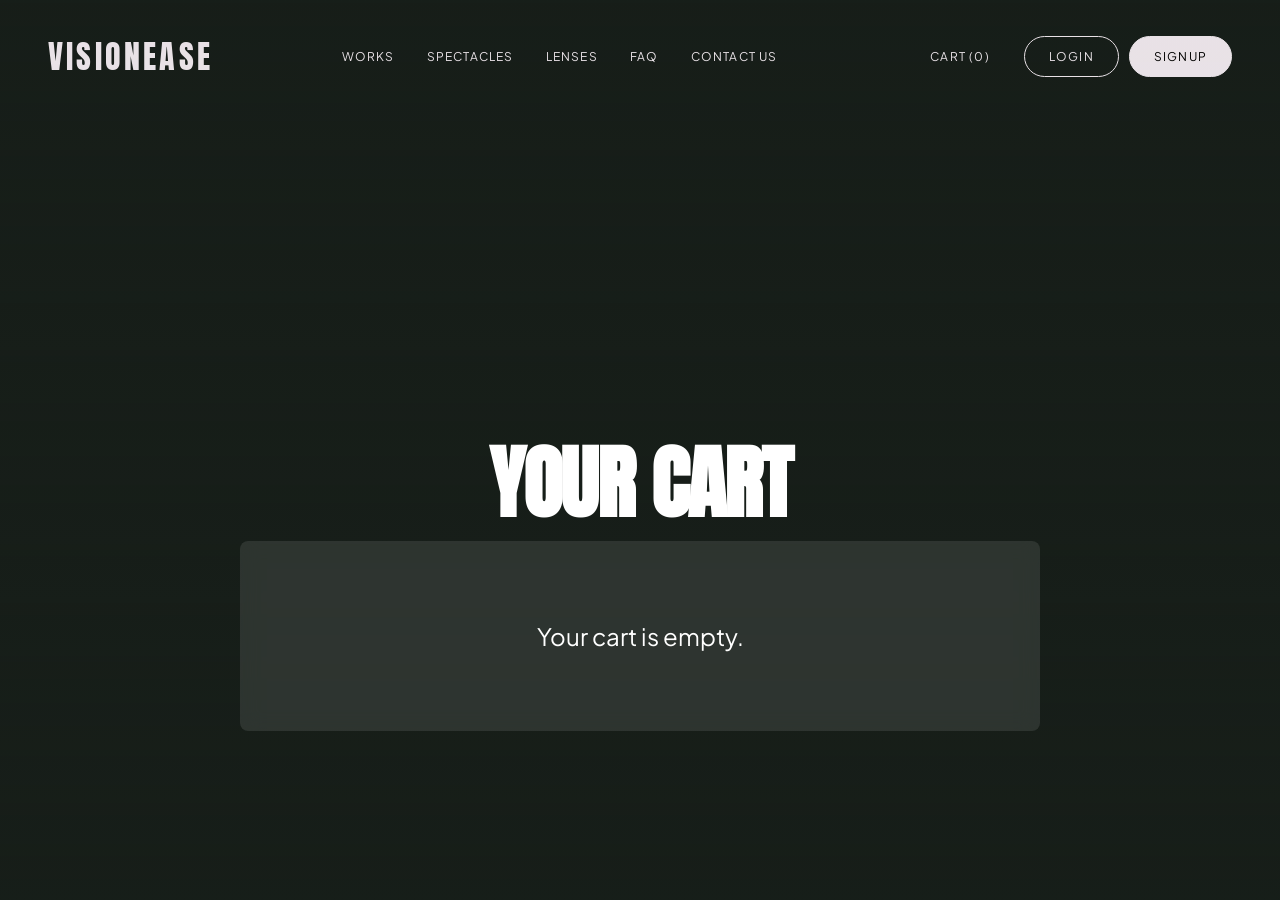
<file: cart.html>
<!DOCTYPE html>
<html lang="en">
<head>
  <meta charset="UTF-8">
  <meta name="viewport" content="width=device-width, initial-scale=1.0">
  <title>Cart | VisionEase</title>
  <link href="https://fonts.googleapis.com/css2?family=Anton&family=Plus+Jakarta+Sans:wght@300;400;600&display=swap" rel="stylesheet">
  <link rel="stylesheet" href="style.css">
  <style>
    .hero { height: auto; min-height: 100vh; overflow: visible; }
    .hero-video { position: fixed; }
    .hero-overlay { position: fixed; }
  </style>
</head>
<body>
  <nav class="nav">
    <div class="nav-logo"><a href="index.html">VISIONEASE</a></div>
    <div class="nav-links">
      <a href="index.html">Works</a>
      <a href="spectacles.html">Spectacles</a>
      <a href="lenses.html">Lenses</a>
      <a href="faq.html">FAQ</a>
      <a href="contact.html">Contact Us</a>
    </div>
    <div style="display: flex; gap: 10px; align-items: center;">
      <a href="cart.html" class="nav-btn" style="border:none;">CART (2)</a>
      <a href="login.html" class="nav-btn">LOGIN</a>
      <a href="signup.html" class="nav-btn" style="background:var(--white); color:var(--navy);">SIGNUP</a>
    </div>
  </nav>

  <section class="hero hover-trigger">
    <video autoplay muted loop playsinline class="hero-video">
      <source src="videos copy/specs2.mp4" type="video/mp4">
    </video>
    <div class="hero-overlay"></div>
    <div class="hero-content" style="align-items: center; justify-content: center; padding-top: 100px;">
      <h1 class="hero-title reveal" style="font-size: 5rem; margin-bottom: 24px;">YOUR CART</h1>
      
      
      <div class="reveal" style="width: 100%; max-width: 800px; background: rgba(255,255,255,0.1); backdrop-filter: blur(10px); padding: 40px; border-radius: 8px; text-align: left;">
        
        <div id="cart-items-container">
            
        </div>
        
        <div id="cart-total-container">
            <div style="display: flex; justify-content: space-between; font-family: var(--font-anton); font-size: 2rem; margin-top: 30px; letter-spacing: 0.05em;">
              <span>TOTAL:</span>
              <span id="cart-total-amount">₹0.00</span>
            </div>
            
            <div style="margin-top: 40px; text-align: right;">
              <button id="checkoutBtn" class="nav-btn" style="background:var(--white); color:var(--navy); padding: 16px 32px; font-weight:600; font-size: 1rem; border: none; cursor: pointer; display: inline-block;">CHECKOUT</button>
            </div>
        </div>
      </div>

      <!-- Checkout Modal -->
      <div id="checkoutModal" class="chat-overlay" style="display: none; justify-content: center; align-items: center; pointer-events: auto;">
        <div class="chat-panel" style="width: 100%; max-width: 500px; max-height: 90vh; overflow-y: auto; padding: 30px; position: relative;">
          <button id="closeCheckoutBtn" style="position: absolute; top: 15px; right: 15px; background: transparent; border: none; color: rgba(255,255,255,0.7); font-size: 20px; cursor: pointer;">✕</button>
          
          <h2 style="font-family: var(--font-anton); font-size: 2.2rem; letter-spacing: 0.05em; color: var(--white); margin-bottom: 20px; text-transform: uppercase;">Checkout Details</h2>
          
          <form id="checkoutForm" novalidate style="text-align: left;">
            <!-- Address Section -->
            <div style="margin-bottom: 20px;">
              <label style="display: block; color: var(--sage); font-size: 11px; text-transform: uppercase; letter-spacing: 0.1em; margin-bottom: 8px;">Delivery Address</label>
              <textarea id="checkoutAddress" required placeholder="Enter your full street address, city, and pincode..." style="width:100%; height: 80px; padding:12px; border: 1px solid rgba(255,255,255,0.2); background: rgba(255,255,255,0.05); color: #fff; border-radius: 8px; font-family: inherit; font-size: 14px; outline: none; resize: none; transition: border-color 0.3s;"></textarea>
              <div id="addressError" style="color: #ff6b6b; font-size: 12px; margin-top: 5px; display: none;">Please enter a valid address (at least 10 characters).</div>
            </div>
            
            <!-- Payment Section -->
            <div style="margin-bottom: 20px;">
              <label style="display: block; color: var(--sage); font-size: 11px; text-transform: uppercase; letter-spacing: 0.1em; margin-bottom: 8px;">Payment Method</label>
              <div style="display: flex; gap: 20px; margin-top: 5px;">
                <label style="display: flex; align-items: center; gap: 8px; color: var(--white); font-size: 14px; cursor: pointer;">
                  <input type="radio" name="paymentMethod" value="cod" checked style="accent-color: var(--sage);"> Cash on Delivery (COD)
                </label>
                <label style="display: flex; align-items: center; gap: 8px; color: var(--white); font-size: 14px; cursor: pointer;">
                  <input type="radio" name="paymentMethod" value="upi" style="accent-color: var(--sage);"> UPI Payment
                </label>
              </div>
            </div>
            
            <!-- UPI ID Input (Conditional) -->
            <div id="upiSection" style="margin-bottom: 20px; display: none;">
              <label style="display: block; color: var(--sage); font-size: 11px; text-transform: uppercase; letter-spacing: 0.1em; margin-bottom: 8px;">UPI ID</label>
              <input type="text" id="upiId" placeholder="username@bank" style="width:100%; padding:12px; border: 1px solid rgba(255,255,255,0.2); background: rgba(255,255,255,0.05); color: #fff; border-radius: 8px; font-family: inherit; font-size: 14px; outline: none; transition: border-color 0.3s;">
              <div id="upiError" style="color: #ff6b6b; font-size: 12px; margin-top: 5px; display: none;">Please enter a valid UPI ID (e.g. name@upi).</div>
            </div>
            
            <!-- Coupon Code Section -->
            <div style="margin-bottom: 25px;">
              <label style="display: block; color: var(--sage); font-size: 11px; text-transform: uppercase; letter-spacing: 0.1em; margin-bottom: 8px;">Coupon Code</label>
              <div style="display: flex; gap: 10px;">
                <input type="text" id="couponCode" placeholder="Enter coupon (e.g. EASE20)" style="flex: 1; padding:12px; border: 1px solid rgba(255,255,255,0.2); background: rgba(255,255,255,0.05); color: #fff; border-radius: 8px; font-family: inherit; font-size: 14px; outline: none; text-transform: uppercase; transition: border-color 0.3s;">
                <button type="button" id="applyCouponBtn" style="background: transparent; color: var(--white); border: 1px solid var(--sage); padding: 0 20px; cursor: pointer; border-radius: 8px; font-size: 12px; letter-spacing: 0.1em; text-transform: uppercase; transition: all 0.3s; height: 46px;">Apply</button>
              </div>
              <div id="couponMessage" style="font-size: 12px; margin-top: 5px; min-height: 15px;"></div>
            </div>
            
            <!-- Total breakdown -->
            <div style="border-top: 1px solid rgba(255,255,255,0.1); padding-top: 15px; margin-bottom: 25px;">
              <div style="display: flex; justify-content: space-between; margin-bottom: 8px; font-size: 14px; color: var(--sage);">
                <span>Subtotal</span>
                <span id="checkoutSubtotal">₹0.00</span>
              </div>
              <div id="autoDiscountRow" style="display: none; justify-content: space-between; margin-bottom: 8px; font-size: 14px; color: #4ade80;">
                <span>Auto 10% OFF (>₹2000)</span>
                <span id="checkoutAutoDiscount">-₹0.00</span>
              </div>
              <div id="checkoutDiscountRow" style="display: none; justify-content: space-between; margin-bottom: 8px; font-size: 14px; color: #4ade80;">
                <span>Coupon Discount (<span id="couponPercent">0</span>%)</span>
                <span id="checkoutDiscount">-₹0.00</span>
              </div>
              <div style="display: flex; justify-content: space-between; font-family: var(--font-anton); font-size: 1.8rem; letter-spacing: 0.05em; color: var(--white); margin-top: 10px;">
                <span>Payable Total</span>
                <span id="checkoutFinalTotal">₹0.00</span>
              </div>
            </div>
            
            <button type="submit" class="nav-btn" style="width:100%; background:var(--white); color:var(--navy); font-weight:600; cursor:pointer; border:none; padding: 15px; text-align: center;">PLACE ORDER</button>
          </form>
        </div>
      </div>
      
    </div>
  </section>
  <script>
    (function() {
      try {
        var cart = JSON.parse(localStorage.getItem('visionease_cart')) || [];
        var cleaned = cart.filter(function(item) {
          return item.price !== null && item.price !== undefined && !isNaN(item.price);
        });
        if (cleaned.length !== cart.length) {
          localStorage.setItem('visionease_cart', JSON.stringify(cleaned));
        }
      } catch(e) {
        localStorage.removeItem('visionease_cart');
      }
    })();
  </script>
  <script src="script.js"></script>
</body>
</html>
</file>
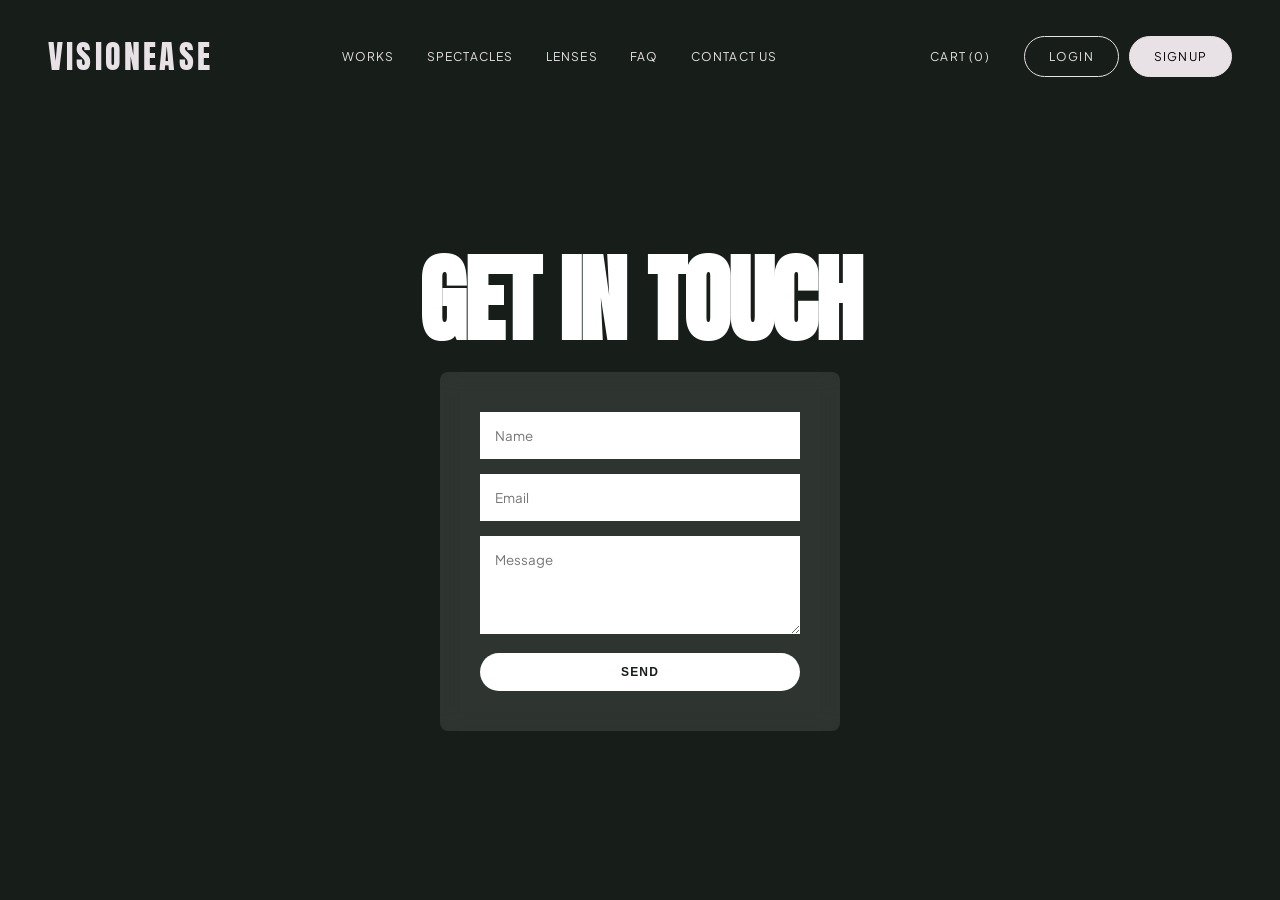
<file: contact.html>
<!DOCTYPE html>
<html lang="en">
<head>
  <meta charset="UTF-8">
  <meta name="viewport" content="width=device-width, initial-scale=1.0">
  <title>Contact Us | VisionEase</title>
  <link href="https://fonts.googleapis.com/css2?family=Anton&family=Plus+Jakarta+Sans:wght@300;400;600&display=swap" rel="stylesheet">
  <link rel="stylesheet" href="style.css">
</head>
<body>
  <nav class="nav">
    <div class="nav-logo"><a href="index.html">VISIONEASE</a></div>
    <div class="nav-links">
      <a href="index.html">Works</a>
      <a href="spectacles.html">Spectacles</a>
      <a href="lenses.html">Lenses</a>
      <a href="faq.html">FAQ</a>
      <a href="contact.html">Contact Us</a>
    </div>
    <div style="display: flex; gap: 10px; align-items: center;">
      <a href="cart.html" class="nav-btn" style="border:none;">CART (0)</a>
      <a href="login.html" class="nav-btn">LOGIN</a>
      <a href="signup.html" class="nav-btn" style="background:var(--white); color:var(--navy);">SIGNUP</a>
    </div>
  </nav>

  <section class="hero hover-trigger">
    <video autoplay muted loop playsinline class="hero-video">
      <source src="videos copy/specs2.mp4" type="video/mp4">
    </video>
    <div class="hero-overlay"></div>
    <div class="hero-content" style="align-items: center; justify-content: center;">
      <h1 class="hero-title reveal" style="font-size: 6rem; margin-top: 10vh;">GET IN TOUCH</h1>
      <form id="contactForm" class="reveal" style="width: 100%; max-width: 400px; background: rgba(255,255,255,0.1); backdrop-filter: blur(10px); padding: 40px; border-radius: 8px; margin-top: 32px;">
        <input type="text" id="contactName" placeholder="Name" required style="width:100%; padding:15px; margin-bottom:15px; border:none; background:#fff; font-family:inherit;">
        <input type="email" id="contactEmail" placeholder="Email" required style="width:100%; padding:15px; margin-bottom:15px; border:none; background:#fff; font-family:inherit;">
        <textarea id="contactMessage" placeholder="Message" rows="4" required style="width:100%; padding:15px; margin-bottom:15px; border:none; background:#fff; font-family:inherit;"></textarea>
        <button type="submit" class="nav-btn" style="width:100%; background:var(--white); color:var(--navy); font-weight:600; cursor:pointer; border:none;">SEND</button>
      </form>
    </div>
  </section>
  <script src="script.js"></script>
</body>
</html>
</file>
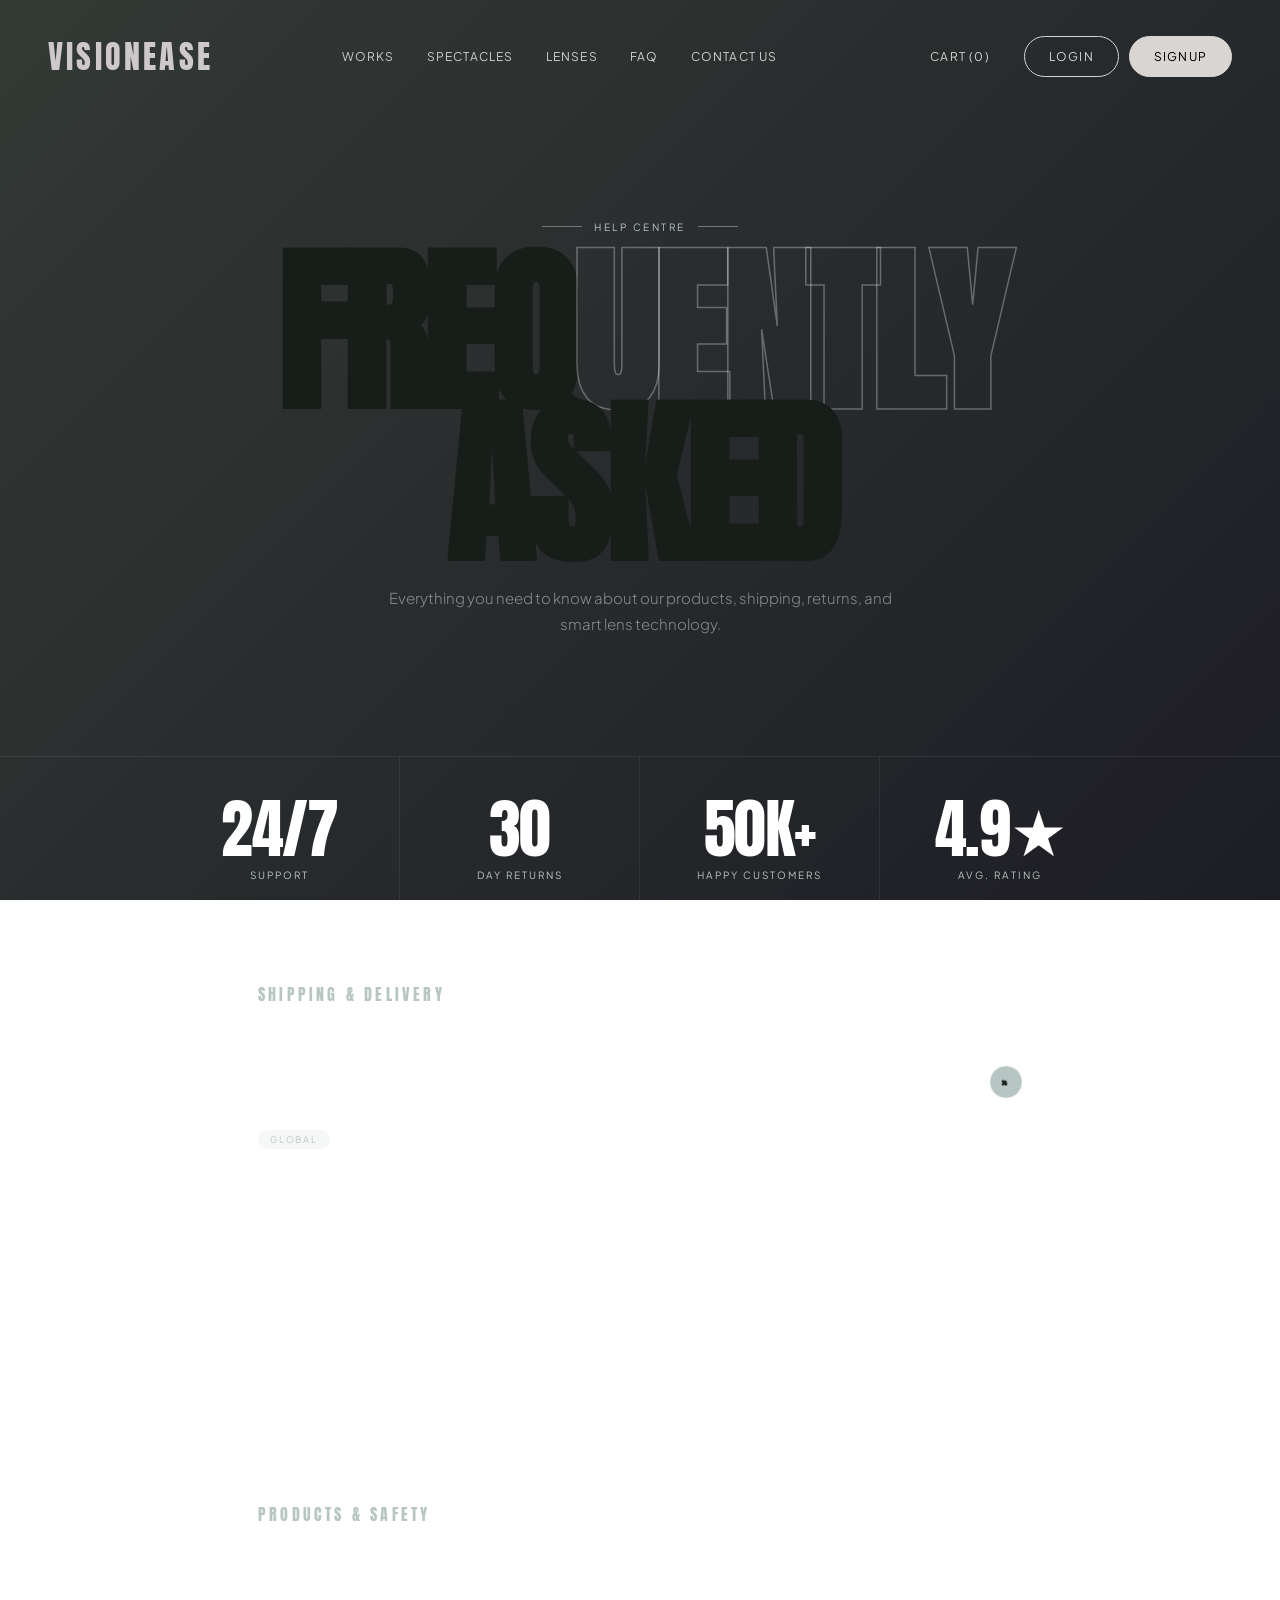
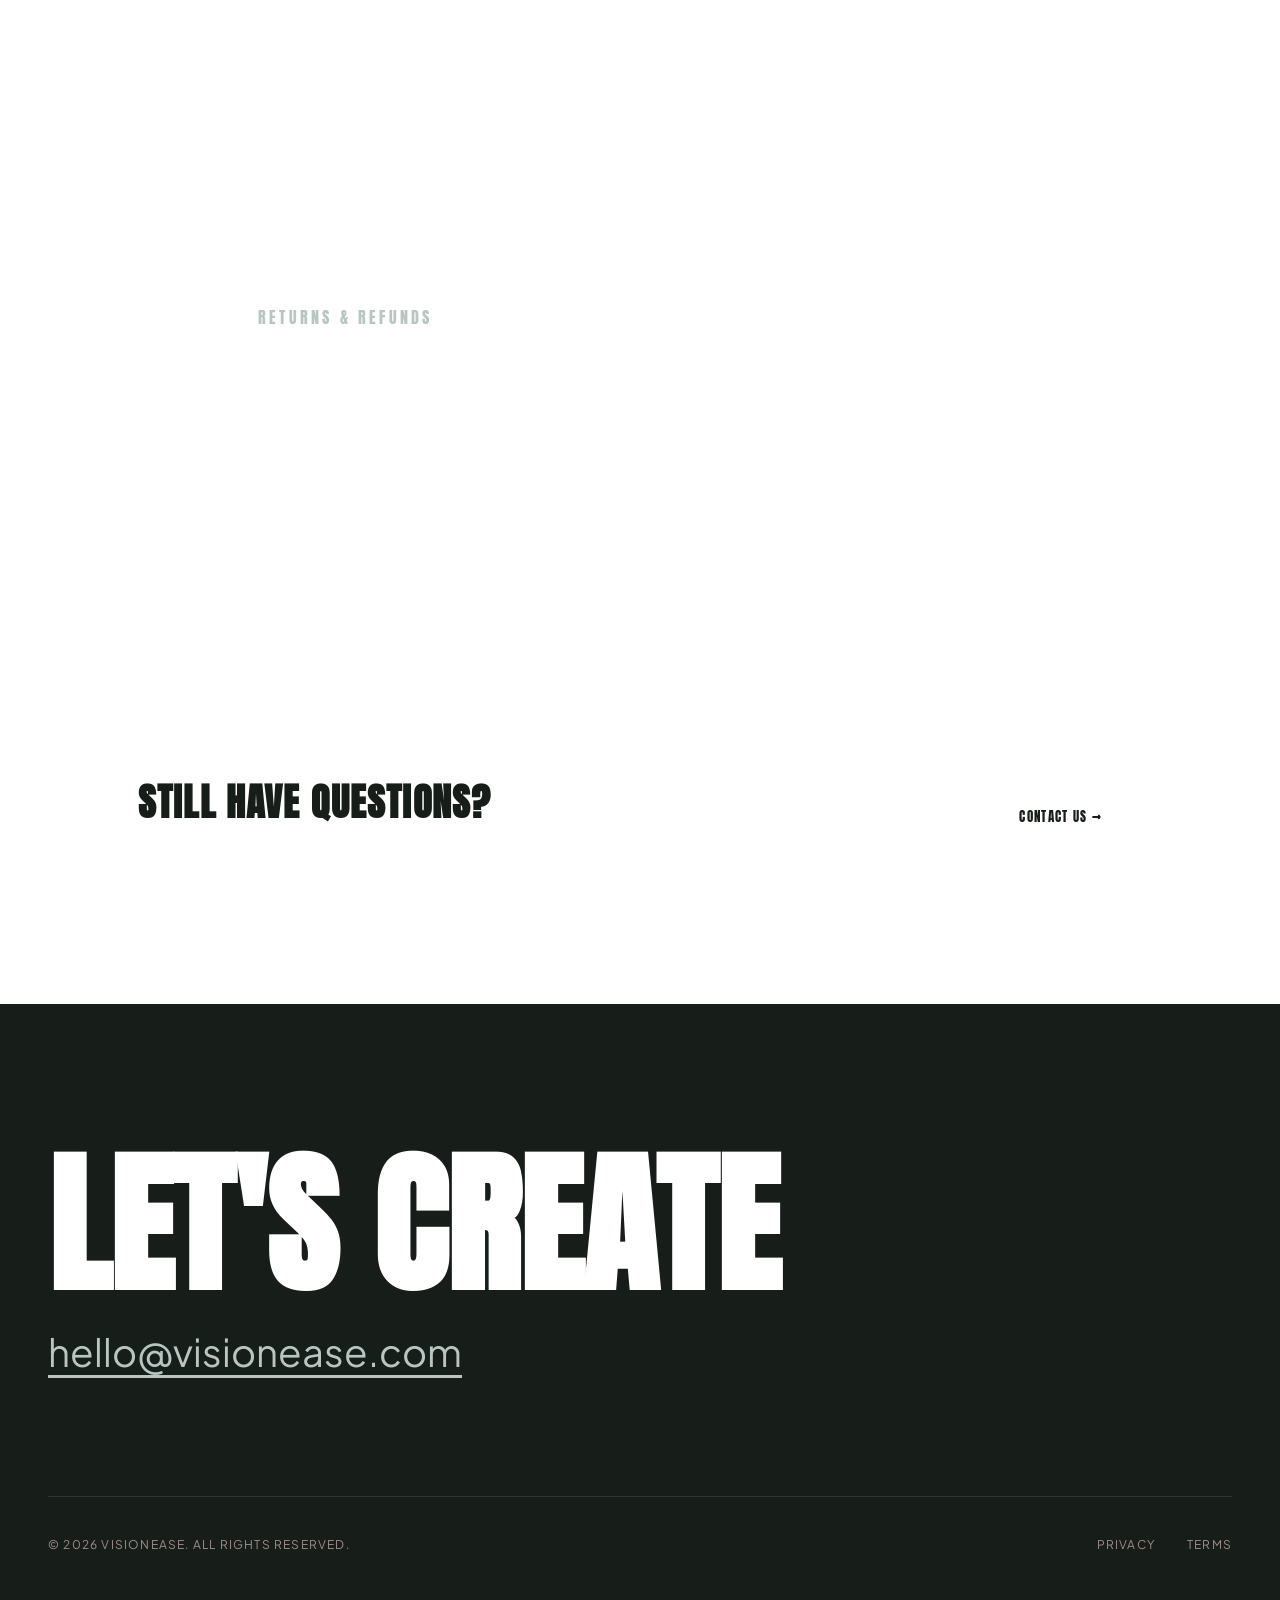
<file: faq.html>
<!DOCTYPE html>
<html lang="en">
<head>
  <meta charset="UTF-8">
  <meta name="viewport" content="width=device-width, initial-scale=1.0">
  <title>FAQ | VisionEase</title>
  <meta name="description" content="Frequently asked questions about VisionEase spectacles and smart lenses.">
  <link href="https://fonts.googleapis.com/css2?family=Anton&family=Plus+Jakarta+Sans:wght@300;400;600&display=swap" rel="stylesheet">
  <link rel="stylesheet" href="style.css">
  <style>
    

    
    .faq-page {
      position: relative;
      min-height: 100vh;
      color: #fff;
      background: var(--navy);
    }
    .faq-bg-video {
      position: fixed;
      top: 0; left: 0;
      width: 100%; height: 100%;
      object-fit: cover;
      z-index: 0;
      opacity: 0.22;
      pointer-events: none;
    }
    .faq-bg-overlay {
      position: fixed;
      inset: 0;
      background: linear-gradient(135deg, rgba(23,30,25,0.88) 0%, rgba(10,10,18,0.92) 100%);
      z-index: 1;
      pointer-events: none;
    }

    
    .faq-content-wrap {
      position: relative;
      z-index: 10;
      padding-top: 130px;
    }

    
    .faq-hero {
      text-align: center;
      padding: 80px 48px 60px;
    }
    .faq-hero-eyebrow {
      display: inline-flex;
      align-items: center;
      gap: 12px;
      font-size: 10px;
      letter-spacing: 0.25em;
      text-transform: uppercase;
      color: var(--sage);
      margin-bottom: 24px;
    }
    .faq-hero-eyebrow::before,
    .faq-hero-eyebrow::after {
      content: '';
      width: 40px;
      height: 1px;
      background: var(--sage);
      opacity: 0.5;
    }
    .faq-hero-title {
      font-family: var(--font-anton);
      font-size: clamp(5rem, 14vw, 14rem);
      line-height: 0.85;
      text-transform: uppercase;
      letter-spacing: -0.03em;
      margin-bottom: 24px;
    }
    .faq-hero-title .outline {
      -webkit-text-stroke: 1.5px rgba(255,255,255,0.3);
      color: transparent;
    }
    .faq-hero-sub {
      font-size: 15px;
      line-height: 1.7;
      color: rgba(255,255,255,0.45);
      max-width: 540px;
      margin: 0 auto;
      font-weight: 300;
    }

    
    .faq-stats {
      display: flex;
      justify-content: center;
      gap: 0;
      border-top: 1px solid rgba(255,255,255,0.07);
      border-bottom: 1px solid rgba(255,255,255,0.07);
      margin: 60px 0;
    }
    .faq-stat {
      flex: 1;
      max-width: 240px;
      text-align: center;
      padding: 40px 24px;
      border-right: 1px solid rgba(255,255,255,0.07);
    }
    .faq-stat:last-child { border-right: none; }
    .faq-stat-num {
      font-family: var(--font-anton);
      font-size: clamp(2.5rem, 5vw, 4rem);
      color: #fff;
      letter-spacing: -0.02em;
      line-height: 1;
    }
    .faq-stat-label {
      font-size: 10px;
      letter-spacing: 0.2em;
      text-transform: uppercase;
      color: var(--sage);
      margin-top: 8px;
    }

    
    .faq-section {
      max-width: 860px;
      margin: 0 auto;
      padding: 0 48px 80px;
    }
    .faq-section-title {
      font-family: var(--font-anton);
      font-size: 1rem;
      letter-spacing: 0.2em;
      text-transform: uppercase;
      color: var(--sage);
      margin-bottom: 32px;
      display: flex;
      align-items: center;
      gap: 16px;
    }
    .faq-section-title::after {
      content: '';
      flex: 1;
      height: 1px;
      background: rgba(255,255,255,0.1);
    }

    .faq-item {
      border-bottom: 1px solid rgba(255,255,255,0.08);
      overflow: hidden;
    }
    .faq-question {
      width: 100%;
      background: none;
      border: none;
      color: #fff;
      font-family: var(--font-anton);
      font-size: clamp(1rem, 2vw, 1.35rem);
      letter-spacing: 0.04em;
      text-transform: uppercase;
      text-align: left;
      padding: 28px 0;
      cursor: pointer;
      display: flex;
      justify-content: space-between;
      align-items: center;
      gap: 24px;
      transition: color 0.3s;
    }
    .faq-question:hover { color: var(--sage); }
    .faq-icon {
      width: 32px;
      height: 32px;
      border-radius: 50%;
      border: 1px solid rgba(255,255,255,0.2);
      display: flex;
      align-items: center;
      justify-content: center;
      flex-shrink: 0;
      font-size: 20px;
      line-height: 1;
      transition: background 0.3s, border-color 0.3s, transform 0.4s ease;
    }
    .faq-item.open .faq-icon {
      background: var(--sage);
      border-color: var(--sage);
      color: var(--navy);
      transform: rotate(45deg);
    }
    .faq-answer {
      max-height: 0;
      overflow: hidden;
      transition: max-height 0.5s cubic-bezier(0.16,1,0.3,1), padding 0.4s ease;
      padding: 0 0;
    }
    .faq-item.open .faq-answer {
      max-height: 300px;
      padding-bottom: 28px;
    }
    .faq-answer p {
      color: rgba(255,255,255,0.5);
      font-weight: 300;
      font-size: 15px;
      line-height: 1.8;
      max-width: 680px;
    }
    .faq-answer .tag {
      display: inline-block;
      background: rgba(183,198,194,0.12);
      color: var(--sage);
      font-size: 9px;
      letter-spacing: 0.2em;
      text-transform: uppercase;
      padding: 4px 12px;
      border-radius: 999px;
      margin-bottom: 12px;
    }

    
    .faq-cta {
      background: rgba(255,255,255,0.04);
      border-top: 1px solid rgba(255,255,255,0.07);
      border-bottom: 1px solid rgba(255,255,255,0.07);
      padding: 64px 48px;
      display: flex;
      align-items: center;
      justify-content: space-between;
      gap: 40px;
      max-width: 1100px;
      margin: 0 auto 80px;
      border-radius: 16px;
    }
    .faq-cta-text h3 {
      font-family: var(--font-anton);
      font-size: clamp(1.5rem, 3vw, 2.5rem);
      letter-spacing: 0.03em;
      text-transform: uppercase;
      margin-bottom: 10px;
    }
    .faq-cta-text p {
      color: rgba(255,255,255,0.4);
      font-size: 14px;
      font-weight: 300;
    }
    .faq-cta-btn {
      display: inline-flex;
      align-items: center;
      gap: 12px;
      background: #fff;
      color: var(--navy);
      font-family: var(--font-anton);
      font-size: 13px;
      letter-spacing: 0.1em;
      padding: 18px 40px;
      border-radius: 999px;
      white-space: nowrap;
      flex-shrink: 0;
      transition: background 0.3s, transform 0.3s;
    }
    .faq-cta-btn:hover {
      background: var(--soft-blue);
      transform: translateY(-3px);
    }

    

    @media (max-width: 768px) {
      .faq-hero { padding: 60px 24px 40px; }
      .faq-section { padding: 0 24px 60px; }
      .faq-stats { flex-wrap: wrap; }
      .faq-stat { flex: 1 1 40%; border-right: none; border-bottom: 1px solid rgba(255,255,255,0.07); }
      .faq-cta { flex-direction: column; text-align: center; padding: 40px 24px; margin: 0 24px 60px; }
    }
  </style>
</head>
<body>

  
  <nav class="nav">
    <div class="nav-logo"><a href="index.html">VISIONEASE</a></div>
    <div class="nav-links">
      <a href="index.html">Works</a>
      <a href="spectacles.html">Spectacles</a>
      <a href="lenses.html">Lenses</a>
      <a href="faq.html">FAQ</a>
      <a href="contact.html">Contact Us</a>
    </div>
    <div style="display: flex; gap: 10px; align-items: center;">
      <a href="cart.html" class="nav-btn" style="border:none;">CART (0)</a>
      <a href="login.html" class="nav-btn">LOGIN</a>
      <a href="signup.html" class="nav-btn" style="background:var(--white); color:var(--navy);">SIGNUP</a>
    </div>
  </nav>

  
  <video autoplay muted loop playsinline class="faq-bg-video">
    <source src="videos copy/signup.mp4" type="video/mp4">
  </video>
  <div class="faq-bg-overlay"></div>

  
  <div class="faq-content-wrap">

    
    <div class="faq-hero reveal">
      <div class="faq-hero-eyebrow">Help Centre</div>
      <h1 class="faq-hero-title">
        FREQ<span class="outline">UENTLY</span><br>ASKED
      </h1>
      <p class="faq-hero-sub">Everything you need to know about our products, shipping, returns, and smart lens technology.</p>
    </div>

    
    <div class="faq-stats reveal">
      <div class="faq-stat">
        <div class="faq-stat-num">24/7</div>
        <div class="faq-stat-label">Support</div>
      </div>
      <div class="faq-stat">
        <div class="faq-stat-num">30</div>
        <div class="faq-stat-label">Day Returns</div>
      </div>
      <div class="faq-stat">
        <div class="faq-stat-num">50K+</div>
        <div class="faq-stat-label">Happy Customers</div>
      </div>
      <div class="faq-stat">
        <div class="faq-stat-num">4.9★</div>
        <div class="faq-stat-label">Avg. Rating</div>
      </div>
    </div>

    
    <div class="faq-section reveal">
      <div class="faq-section-title">Shipping &amp; Delivery</div>

      <div class="faq-item open">
        <button class="faq-question" onclick="toggleFaq(this)">
          Do you ship worldwide?
          <span class="faq-icon">+</span>
        </button>
        <div class="faq-answer">
          <span class="tag">Global</span>
          <p>Yes, we offer global shipping across all continents via secure express delivery routes. Orders are processed within 24 hours and typically arrive within 5–10 business days internationally.</p>
        </div>
      </div>

      <div class="faq-item">
        <button class="faq-question" onclick="toggleFaq(this)">
          How long does standard delivery take?
          <span class="faq-icon">+</span>
        </button>
        <div class="faq-answer">
          <span class="tag">Delivery</span>
          <p>Domestic orders take 2–4 business days. International orders take 5–10 business days. Express overnight shipping is available at checkout for an additional fee.</p>
        </div>
      </div>

      <div class="faq-item">
        <button class="faq-question" onclick="toggleFaq(this)">
          Is my order insured during shipping?
          <span class="faq-icon">+</span>
        </button>
        <div class="faq-answer">
          <span class="tag">Insurance</span>
          <p>All orders above ₹150 are automatically insured during transit. For orders below this threshold, optional shipping insurance can be added at checkout for ₹4.99.</p>
        </div>
      </div>
    </div>

    
    <div class="faq-section reveal">
      <div class="faq-section-title">Products &amp; Safety</div>

      <div class="faq-item">
        <button class="faq-question" onclick="toggleFaq(this)">
          Are the smart lenses medically safe?
          <span class="faq-icon">+</span>
        </button>
        <div class="faq-answer">
          <span class="tag">Medical</span>
          <p>Absolutely. All our smart lenses are rigorously tested under medical scrutiny and are CE &amp; FDA approved for daily wear up to 16 hours. Each batch undergoes clinical trials before market release.</p>
        </div>
      </div>

      <div class="faq-item">
        <button class="faq-question" onclick="toggleFaq(this)">
          Do spectacles come with a prescription option?
          <span class="faq-icon">+</span>
        </button>
        <div class="faq-answer">
          <span class="tag">Custom</span>
          <p>Yes. All spectacle frames can be fitted with custom prescription lenses. Simply upload your prescription at checkout, and our opticians will prepare your order within 3–5 business days.</p>
        </div>
      </div>

      <div class="faq-item">
        <button class="faq-question" onclick="toggleFaq(this)">
          What materials are used in the frames?
          <span class="faq-icon">+</span>
        </button>
        <div class="faq-answer">
          <span class="tag">Materials</span>
          <p>Our frames are crafted from aerospace-grade titanium, plant-derived acetate, and carbon fibre composites — lightweight, hypoallergenic, and built to last a decade of heavy daily use.</p>
        </div>
      </div>
    </div>

    
    <div class="faq-section reveal">
      <div class="faq-section-title">Returns &amp; Refunds</div>

      <div class="faq-item">
        <button class="faq-question" onclick="toggleFaq(this)">
          Can I refund augmented bionics?
          <span class="faq-icon">+</span>
        </button>
        <div class="faq-answer">
          <span class="tag">Policy</span>
          <p>Implanted bionic devices are final sale due to strict sanitary and medical protocols. However, external spectacles and non-implanted smart lenses carry a standard 30-day return policy, no questions asked.</p>
        </div>
      </div>

      <div class="faq-item">
        <button class="faq-question" onclick="toggleFaq(this)">
          How do I initiate a return?
          <span class="faq-icon">+</span>
        </button>
        <div class="faq-answer">
          <span class="tag">Returns</span>
          <p>Email us at returns@visionease.com with your order number. We'll send a prepaid shipping label within 24 hours. Refunds are processed to your original payment method within 5–7 business days of receiving the item.</p>
        </div>
      </div>

      <div class="faq-item">
        <button class="faq-question" onclick="toggleFaq(this)">
          What if my product arrives damaged?
          <span class="faq-icon">+</span>
        </button>
        <div class="faq-answer">
          <span class="tag">Damage</span>
          <p>We're sorry that happened. Take a photo of the damage and email it to support@visionease.com within 48 hours of delivery. We'll ship a replacement free of charge via express delivery immediately.</p>
        </div>
      </div>
    </div>

    
    <div class="faq-cta reveal">
      <div class="faq-cta-text">
        <h3>Still have questions?</h3>
        <p>Our team is available 24/7 — we usually respond in under 2 hours.</p>
      </div>
      <a href="contact.html" class="faq-cta-btn">
        CONTACT US →
      </a>
    </div>

    
    <footer id="contact" class="footer">
      <div class="footer-top reveal">
        <h2 class="foot-title">LET'S CREATE</h2>
        <a href="mailto:hello@visionease.com" class="foot-email">hello@visionease.com</a>
      </div>
      <div class="footer-bottom">
        <div class="copyright">© 2026 VISIONEASE. ALL RIGHTS RESERVED.</div>
        <div class="legal-links">
          <a href="#">PRIVACY</a>
          <a href="#">TERMS</a>
        </div>
      </div>
    </footer>

  </div>

  <div class="custom-cursor"></div>
  <script src="script.js"></script>
  <script>
    
    function toggleFaq(btn) {
      const item = btn.closest('.faq-item');
      const isOpen = item.classList.contains('open');
      
      document.querySelectorAll('.faq-item').forEach(i => i.classList.remove('open'));
      
      if (!isOpen) item.classList.add('open');
    }
  </script>
</body>
</html>
</file>
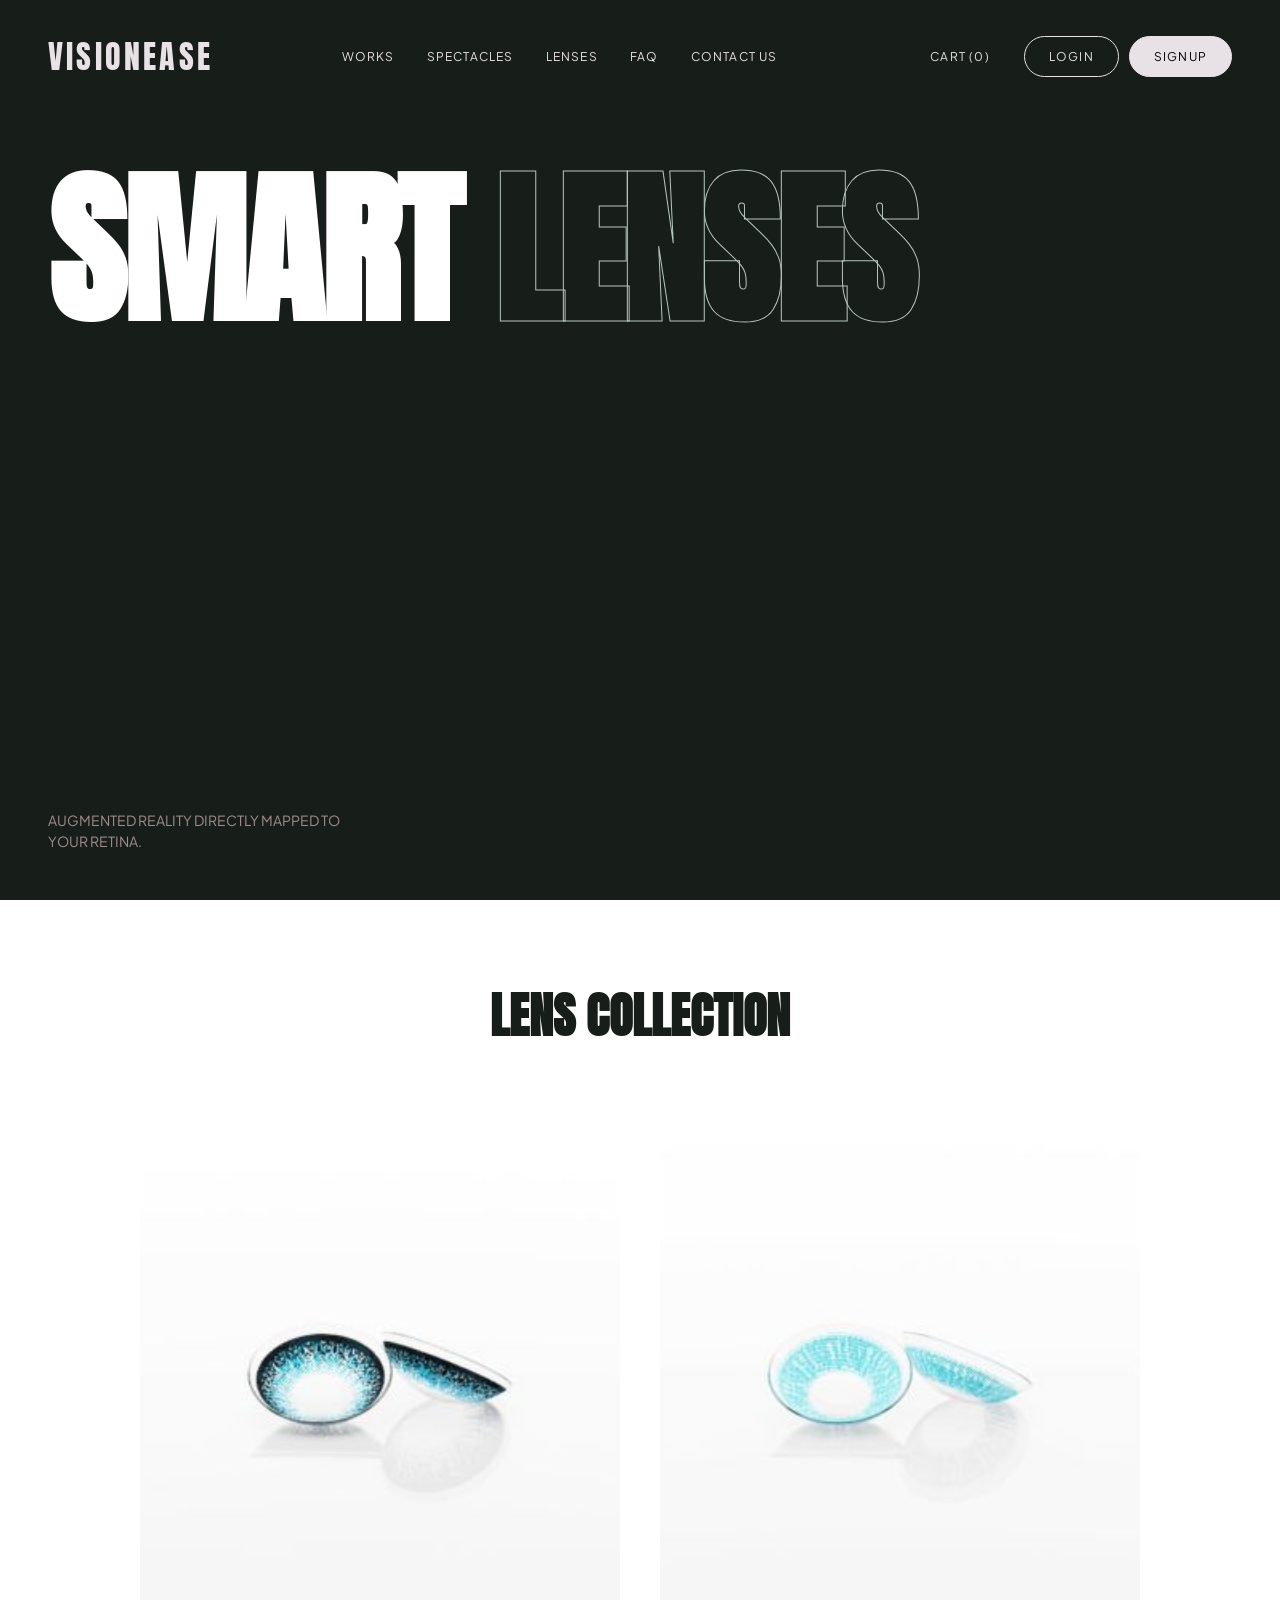
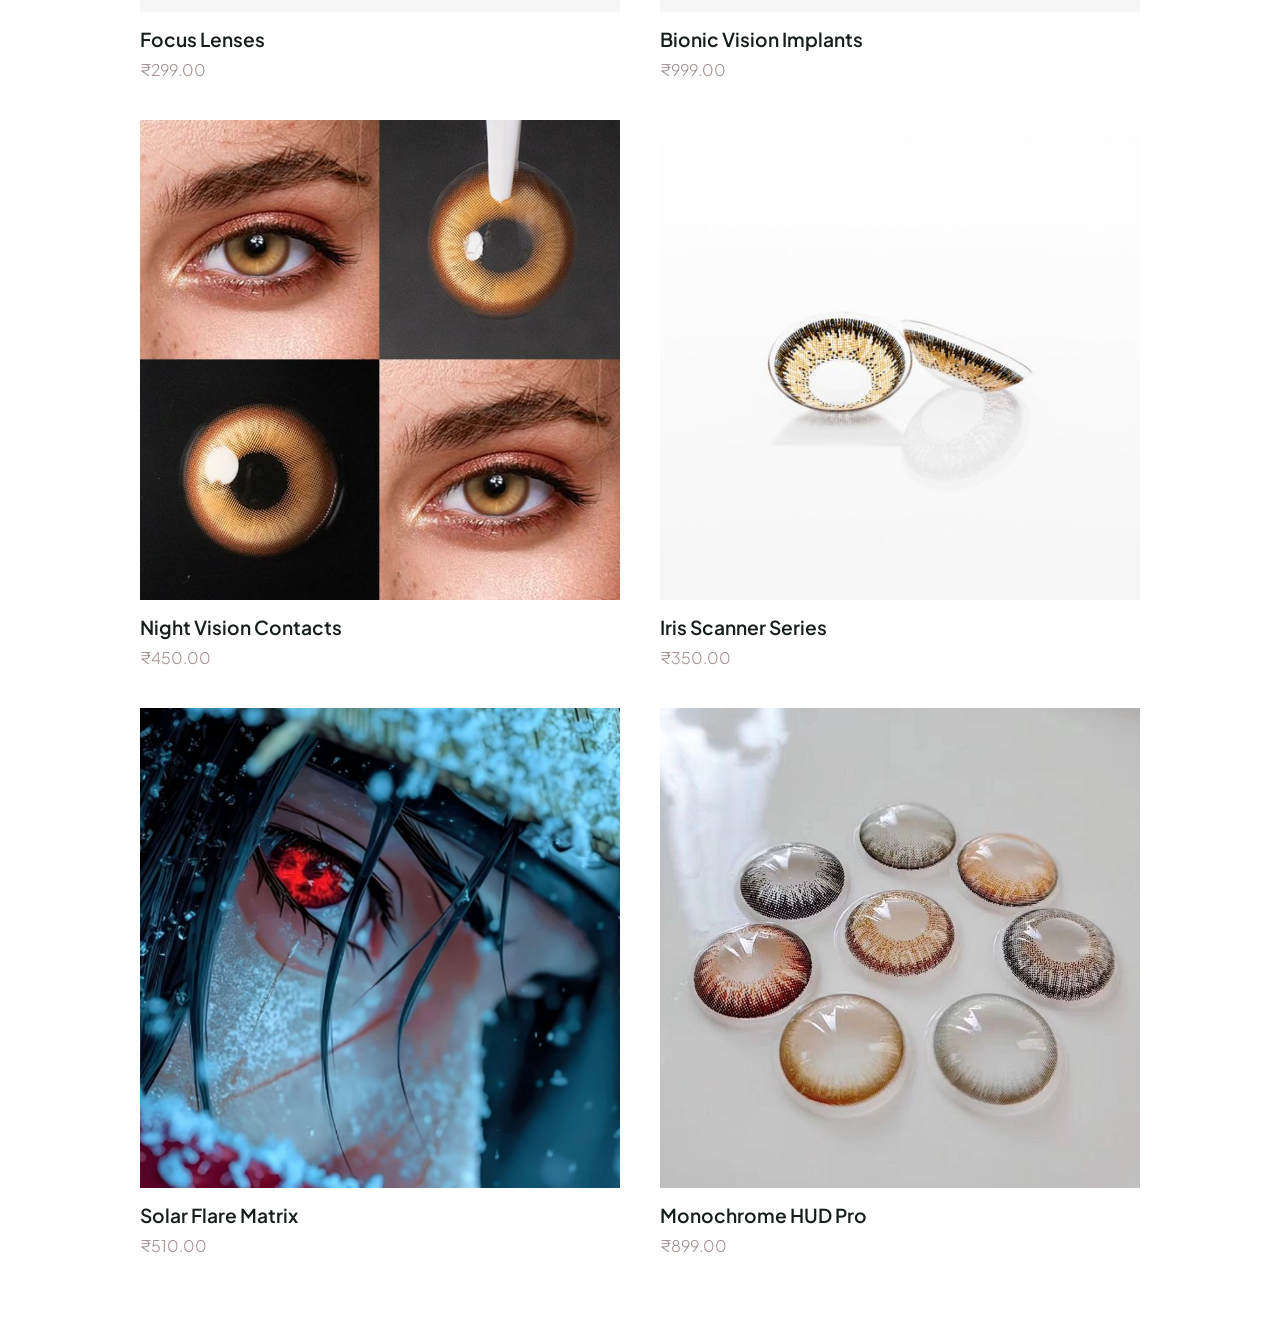
<file: lenses.html>
<!DOCTYPE html>
<html lang="en">
<head>
  <meta charset="UTF-8">
  <meta name="viewport" content="width=device-width, initial-scale=1.0">
  <title>Lenses | VisionEase</title>
  <link href="https://fonts.googleapis.com/css2?family=Anton&family=Plus+Jakarta+Sans:wght@300;400;600&display=swap" rel="stylesheet">
  <link rel="stylesheet" href="style.css">
</head>
<body>
  <nav class="nav">
    <div class="nav-logo"><a href="index.html">VISIONEASE</a></div>
    <div class="nav-links">
      <a href="index.html">Works</a>
      <a href="spectacles.html">Spectacles</a>
      <a href="lenses.html">Lenses</a>
      <a href="faq.html">FAQ</a>
      <a href="contact.html">Contact Us</a>
    </div>
    <div style="display: flex; gap: 10px; align-items: center;">
      <a href="cart.html" class="nav-btn" style="border:none;">CART (0)</a>
      <a href="login.html" class="nav-btn">LOGIN</a>
      <a href="signup.html" class="nav-btn" style="background:var(--white); color:var(--navy);">SIGNUP</a>
    </div>
  </nav>

  <section class="hero hover-trigger">
    <video autoplay muted loop playsinline class="hero-video">
      <source src="videos copy/lens1.mp4" type="video/mp4">
    </video>
    <div class="hero-overlay"></div>
    <div class="hero-content">
      <h1 class="hero-title reveal" style="font-size: 13vw;">
        <span class="block">SMART</span>
        <span class="block text-outline">LENSES</span>
      </h1>
      <div class="hero-bottom reveal">
        <p class="hero-desc">Augmented Reality directly mapped to your retina.</p>
      </div>
    </div>
  </section>

  <section class="portfolio" style="padding: 80px 24px;">
    <h2 class="section-heading reveal" style="font-size: 3rem; text-align: center;">LENS COLLECTION</h2>
    <div class="products-grid">
      
      <div class="grid-item reveal">
        <div class="img-wrapper hover-trigger" style="aspect-ratio: 1/1;">
          <img src="images copy/lens1.jpg" alt="Lenses">
          <div class="hover-overlay">
            <a href="cart.html" class="view-btn" style="text-decoration: none; font-size: 10px; width: 80px; height: 80px; text-align: center;">ADD TO CART</a>
          </div>
        </div>
        <div class="info" style="margin-top: 15px;">
          <h3 style="font-size: 1.2rem;">Focus Lenses</h3>
          <p>₹299.00</p>
        </div>
      </div>

      <div class="grid-item reveal">
        <div class="img-wrapper hover-trigger" style="aspect-ratio: 1/1;">
          <img src="images copy/lens2.jpg" alt="Lenses">
          <div class="hover-overlay">
            <a href="cart.html" class="view-btn" style="text-decoration: none; font-size: 10px; width: 80px; height: 80px; text-align: center;">ADD TO CART</a>
          </div>
        </div>
        <div class="info" style="margin-top: 15px;">
          <h3 style="font-size: 1.2rem;">Bionic Vision Implants</h3>
          <p>₹999.00</p>
        </div>
      </div>

      <div class="grid-item reveal">
        <div class="img-wrapper hover-trigger" style="aspect-ratio: 1/1;">
          <img src="images copy/lens3.jpg" alt="Lenses">
          <div class="hover-overlay">
            <a href="cart.html" class="view-btn" style="text-decoration: none; font-size: 10px; width: 80px; height: 80px; text-align: center;">ADD TO CART</a>
          </div>
        </div>
        <div class="info" style="margin-top: 15px;">
          <h3 style="font-size: 1.2rem;">Night Vision Contacts</h3>
          <p>₹450.00</p>
        </div>
      </div>
      
      <div class="grid-item reveal">
        <div class="img-wrapper hover-trigger" style="aspect-ratio: 1/1;">
          <img src="images copy/lens4.jpg" alt="Lenses">
          <div class="hover-overlay">
            <a href="cart.html" class="view-btn" style="text-decoration: none; font-size: 10px; width: 80px; height: 80px; text-align: center;">ADD TO CART</a>
          </div>
        </div>
        <div class="info" style="margin-top: 15px;">
          <h3 style="font-size: 1.2rem;">Iris Scanner Series</h3>
          <p>₹350.00</p>
        </div>
      </div>
      
      <div class="grid-item reveal">
        <div class="img-wrapper hover-trigger" style="aspect-ratio: 1/1;">
          <img src="images copy/lens5.jpg" alt="Lenses">
          <div class="hover-overlay">
            <a href="cart.html" class="view-btn" style="text-decoration: none; font-size: 10px; width: 80px; height: 80px; text-align: center;">ADD TO CART</a>
          </div>
        </div>
        <div class="info" style="margin-top: 15px;">
          <h3 style="font-size: 1.2rem;">Solar Flare Matrix</h3>
          <p>₹510.00</p>
        </div>
      </div>
      
      <div class="grid-item reveal">
        <div class="img-wrapper hover-trigger" style="aspect-ratio: 1/1;">
          <img src="images copy/lens6.jpg" alt="Lenses">
          <div class="hover-overlay">
            <a href="cart.html" class="view-btn" style="text-decoration: none; font-size: 10px; width: 80px; height: 80px; text-align: center;">ADD TO CART</a>
          </div>
        </div>
        <div class="info" style="margin-top: 15px;">
          <h3 style="font-size: 1.2rem;">Monochrome HUD Pro</h3>
          <p>₹899.00</p>
        </div>
      </div>

    </div>
  </section>

  <script src="script.js"></script>
</body>
</html>
</file>
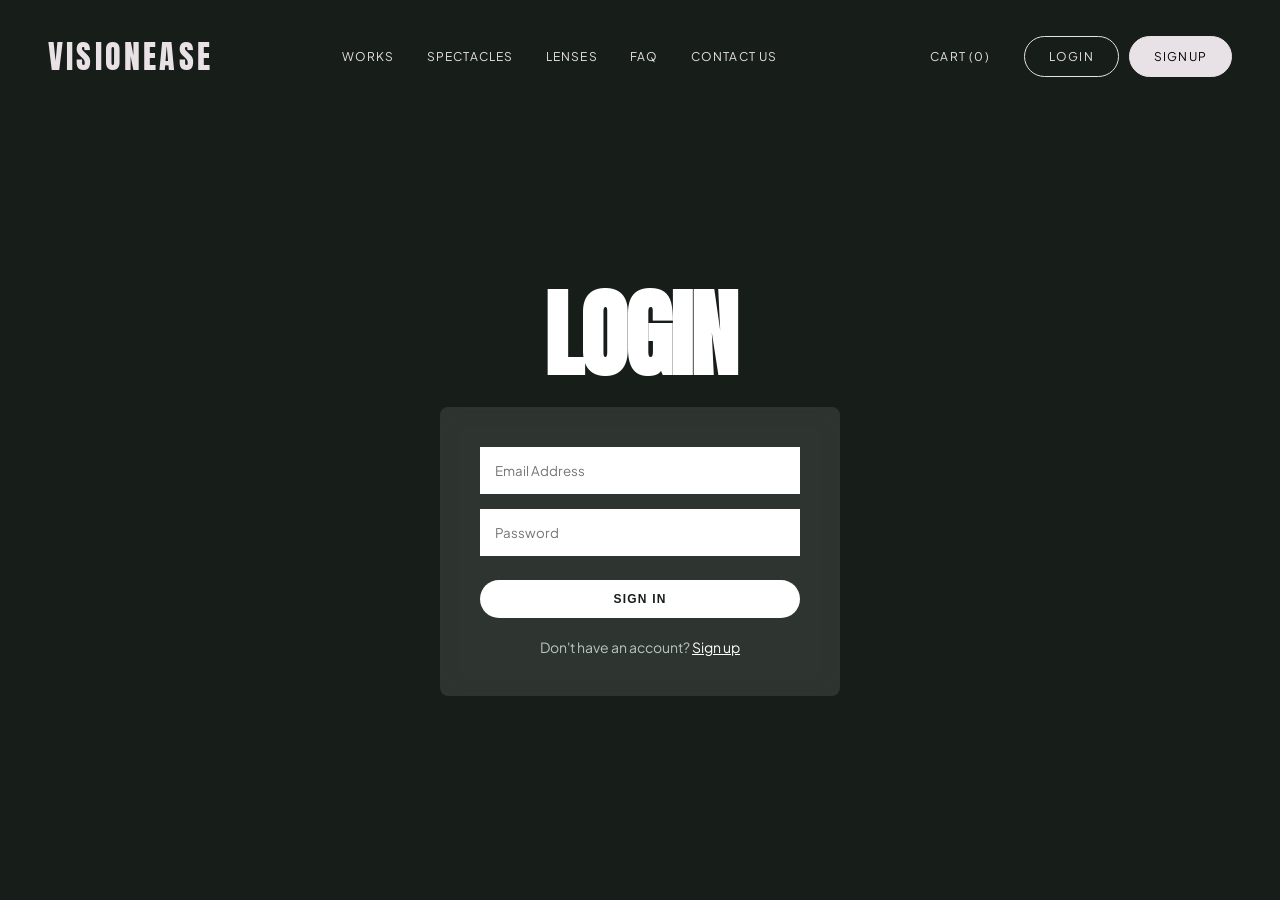
<file: login.html>
<!DOCTYPE html>
<html lang="en">
<head>
  <meta charset="UTF-8">
  <meta name="viewport" content="width=device-width, initial-scale=1.0">
  <title>Login | VisionEase</title>
  <link href="https://fonts.googleapis.com/css2?family=Anton&family=Plus+Jakarta+Sans:wght@300;400;600&display=swap" rel="stylesheet">
  <link rel="stylesheet" href="style.css">
</head>
<body>
  <nav class="nav">
    <div class="nav-logo"><a href="index.html">VISIONEASE</a></div>
    <div class="nav-links">
      <a href="index.html">Works</a>
      <a href="spectacles.html">Spectacles</a>
      <a href="lenses.html">Lenses</a>
      <a href="faq.html">FAQ</a>
      <a href="contact.html">Contact Us</a>
    </div>
    <div style="display: flex; gap: 10px; align-items: center;">
      <a href="cart.html" class="nav-btn" style="border:none;">CART (0)</a>
      <a href="login.html" class="nav-btn">LOGIN</a>
      <a href="signup.html" class="nav-btn" style="background:var(--white); color:var(--navy);">SIGNUP</a>
    </div>
  </nav>

  <section class="hero hover-trigger">
    <video autoplay muted loop playsinline class="hero-video">
      <source src="videos copy/specs3.mp4" type="video/mp4">
    </video>
    <div class="hero-overlay"></div>
    <div class="hero-content" style="align-items: center; justify-content: center;">
      <h1 class="hero-title reveal" style="font-size: 6rem; margin-top: 10vh;">LOGIN</h1>
      <form id="loginForm" class="reveal" style="width: 100%; max-width: 400px; background: rgba(255,255,255,0.1); backdrop-filter: blur(10px); padding: 40px; border-radius: 8px; margin-top: 32px; text-align: center;">
        <input type="email" id="loginEmail" placeholder="Email Address" required style="width:100%; padding:15px; margin-bottom:15px; border:none; background:#fff; font-family:inherit;">
        <input type="password" id="loginPassword" placeholder="Password" required style="width:100%; padding:15px; margin-bottom:24px; border:none; background:#fff; font-family:inherit;">
        <button type="submit" class="nav-btn" style="width:100%; background:var(--white); color:var(--navy); font-weight:600; cursor:pointer; border:none;">SIGN IN</button>
        <p style="margin-top: 20px; font-size: 14px; color: var(--sage);">Don't have an account? <a href="signup.html" style="color:var(--white); text-decoration:underline;">Sign up</a></p>
      </form>
    </div>
  </section>
  <script src="script.js"></script>
</body>
</html>
</file>
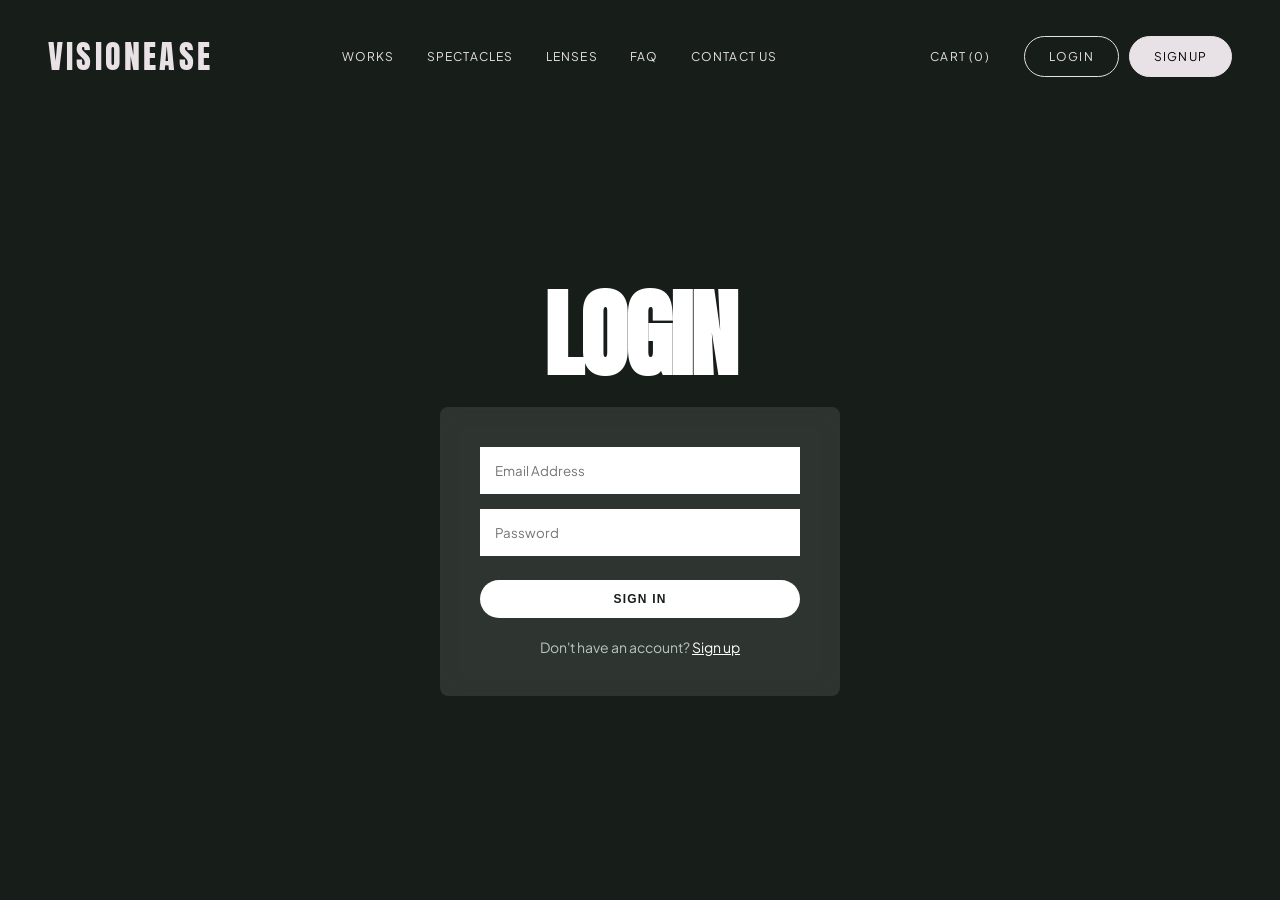
<file: profile.html>
<!DOCTYPE html>
<html lang="en">
<head>
  <meta charset="UTF-8">
  <meta name="viewport" content="width=device-width, initial-scale=1.0">
  <title>My Profile | VisionEase</title>
  <link href="https://fonts.googleapis.com/css2?family=Anton&family=Plus+Jakarta+Sans:wght@300;400;600&display=swap" rel="stylesheet">
  <link rel="stylesheet" href="style.css">
  <style>
    .profile-hero {
      height: auto;
      min-height: 100vh;
      background-color: var(--navy);
      display: flex;
      flex-direction: column;
      align-items: center;
      padding: 120px 24px 60px;
      color: var(--white);
      position: relative;
      overflow: hidden;
    }
    .profile-container {
      position: relative;
      z-index: 10;
      width: 100%;
      max-width: 1100px;
      display: grid;
      grid-template-columns: 1fr 1.2fr;
      gap: 40px;
      background: rgba(255,255,255,0.06);
      backdrop-filter: blur(20px);
      -webkit-backdrop-filter: blur(20px);
      border: 1px solid rgba(255,255,255,0.1);
      border-radius: 16px;
      padding: 40px;
      box-shadow: 0 32px 80px rgba(0, 0, 0, 0.4);
    }
    .profile-left, .profile-right {
      display: flex;
      flex-direction: column;
      gap: 30px;
    }
    .profile-right {
      border-left: 1px solid rgba(255,255,255,0.1);
      padding-left: 40px;
    }
    
    /* Avatar Upload */
    .avatar-wrapper {
      position: relative;
      width: 150px;
      height: 150px;
      border-radius: 50%;
      overflow: hidden;
      border: 3px solid var(--sage);
      margin: 0 auto 10px;
      cursor: pointer;
      group: hover;
      box-shadow: 0 8px 24px rgba(0,0,0,0.3);
    }
    .avatar-img {
      width: 100%;
      height: 100%;
      object-fit: cover;
      transition: transform 0.3s;
    }
    .avatar-overlay {
      position: absolute;
      inset: 0;
      background: rgba(23, 30, 25, 0.7);
      display: flex;
      flex-direction: column;
      justify-content: center;
      align-items: center;
      opacity: 0;
      transition: opacity 0.3s;
      color: var(--white);
      font-size: 11px;
      letter-spacing: 0.05em;
      text-transform: uppercase;
      font-weight: 600;
      text-align: center;
      padding: 10px;
    }
    .avatar-wrapper:hover .avatar-overlay {
      opacity: 1;
    }
    .avatar-wrapper:hover .avatar-img {
      transform: scale(1.05);
    }

    /* Forms */
    .profile-form-group {
      display: flex;
      flex-direction: column;
      gap: 8px;
    }
    .profile-label {
      color: var(--sage);
      font-size: 11px;
      text-transform: uppercase;
      letter-spacing: 0.1em;
      font-weight: 600;
    }
    .profile-input {
      width: 100%;
      padding: 12px 16px;
      border: 1px solid rgba(255,255,255,0.15);
      background: rgba(255,255,255,0.05);
      color: var(--white);
      border-radius: 8px;
      font-family: inherit;
      font-size: 14px;
      outline: none;
      transition: border-color 0.3s, background 0.3s;
    }
    .profile-input:focus {
      border-color: var(--sage);
      background: rgba(255,255,255,0.08);
    }
    .profile-input:disabled {
      opacity: 0.5;
      cursor: not-allowed;
    }

    /* Grid for prescription */
    .prescription-grid {
      display: grid;
      grid-template-columns: 1fr 1fr;
      gap: 15px;
    }

    /* Face Scanner Frame */
    .scanner-box {
      position: relative;
      width: 100%;
      height: 360px;
      background: rgba(0,0,0,0.3);
      border-radius: 12px;
      overflow: hidden;
      display: flex;
      justify-content: center;
      align-items: center;
      border: 1px dashed rgba(255,255,255,0.2);
      cursor: pointer;
    }
    .scanner-box:hover .scanner-upload-hint {
      opacity: 1;
    }
    .scanner-img {
      width: 100%;
      height: 100%;
      object-fit: cover;
      opacity: 0.6;
    }
    .scanner-line {
      position: absolute;
      left: 0;
      width: 100%;
      height: 3px;
      background: linear-gradient(90deg, transparent, #b7c6c2, #bbe2f5, #b7c6c2, transparent);
      box-shadow: 0 0 12px #bbe2f5, 0 0 20px #b7c6c2;
      animation: scan-anim 3s ease-in-out infinite;
      display: none;
      z-index: 5;
    }
    @keyframes scan-anim {
      0% { top: 0%; }
      50% { top: 98%; }
      100% { top: 0%; }
    }
    .scanner-glow {
      position: absolute;
      inset: 0;
      box-shadow: inset 0 0 30px rgba(187, 226, 245, 0);
      transition: box-shadow 0.5s;
      pointer-events: none;
    }
    .scanning .scanner-glow {
      box-shadow: inset 0 0 30px rgba(187, 226, 245, 0.4);
      animation: pulse-glow 1.5s ease-in-out infinite;
    }
    @keyframes pulse-glow {
      0%, 100% { opacity: 0.3; }
      50% { opacity: 0.9; }
    }

    /* Analysis Dashboard */
    .analysis-results {
      display: none;
      background: rgba(255,255,255,0.03);
      border: 1px solid rgba(255,255,255,0.08);
      border-radius: 10px;
      padding: 20px;
      margin-top: 15px;
    }
    .analysis-title {
      font-family: var(--font-anton);
      font-size: 1.3rem;
      letter-spacing: 0.05em;
      margin-bottom: 15px;
      color: var(--white);
      text-transform: uppercase;
      border-bottom: 1px solid rgba(255,255,255,0.1);
      padding-bottom: 8px;
    }
    .analysis-row {
      display: flex;
      justify-content: space-between;
      margin-bottom: 10px;
      font-size: 13px;
    }
    .analysis-label {
      color: var(--taupe);
    }
    .analysis-value {
      font-weight: 600;
      color: var(--white);
    }

    /* Responsive */
    @media (max-width: 900px) {
      .profile-container {
        grid-template-columns: 1fr;
        padding: 24px;
      }
      .profile-right {
        border-left: none;
        border-top: 1px solid rgba(255,255,255,0.1);
        padding-left: 0;
        padding-top: 40px;
      }
    }
  </style>
</head>
<body>

  <!-- Navigation bar -->
  <nav class="nav">
    <div class="nav-logo"><a href="index.html">VISIONEASE</a></div>
    <div class="nav-links">
      <a href="index.html">Works</a>
      <a href="spectacles.html">Spectacles</a>
      <a href="lenses.html">Lenses</a>
      <a href="faq.html">FAQ</a>
      <a href="contact.html">Contact Us</a>
    </div>
    <div style="display: flex; gap: 10px; align-items: center;">
      <a href="cart.html" class="nav-btn" style="border:none;">CART (0)</a>
      <a href="login.html" class="nav-btn">LOGIN</a>
      <a href="signup.html" class="nav-btn" style="background:var(--white); color:var(--navy);">SIGNUP</a>
    </div>
  </nav>

  <!-- Profile Section -->
  <section class="profile-hero">
    
    <div class="orb orb-sage"></div>
    <div class="orb orb-softblue"></div>

    <div class="profile-container reveal">
      
      <!-- Profile Left Pane: Info, Prescription -->
      <div class="profile-left">
        <div>
          <!-- Profile Pic Box -->
          <div class="avatar-wrapper" id="avatarWrapper">
            <img src="logo.jpg" alt="Profile Picture" class="avatar-img" id="avatarImage">
            <div class="avatar-overlay">
              <svg width="24" height="24" viewBox="0 0 24 24" fill="none" stroke="currentColor" stroke-width="2" style="margin-bottom: 5px;">
                <path d="M23 19a2 2 0 0 1-2 2H3a2 2 0 0 1-2-2V8a2 2 0 0 1 2-2h4l2-3h6l2 3h4a2 2 0 0 1 2 2z"/>
                <circle cx="12" cy="13" r="4"/>
              </svg>
              Change photo
            </div>
          </div>
          <input type="file" id="profilePicInput" accept="image/*" style="display: none;">
          <h2 id="profileDisplayName" style="font-family: var(--font-anton); font-size: 2.2rem; text-align: center; text-transform: uppercase; letter-spacing: 0.05em; margin-top: 10px;">Valued Customer</h2>
          <p id="profileDisplayEmail" style="color: var(--sage); font-size: 12px; text-align: center; letter-spacing: 0.05em;"></p>
        </div>

        <form id="profileDetailsForm" style="display: flex; flex-direction: column; gap: 20px;">
          <div class="profile-form-group">
            <label class="profile-label" for="profileName">Full Name</label>
            <input type="text" id="profileName" class="profile-input" required placeholder="Your full name">
          </div>
          <div class="profile-form-group">
            <label class="profile-label" for="profileEmail">Email Address</label>
            <input type="email" id="profileEmail" class="profile-input" disabled>
          </div>
          <div class="profile-form-group">
            <label class="profile-label" for="profilePhone">Phone Number</label>
            <input type="tel" id="profilePhone" class="profile-input" placeholder="Enter contact number">
          </div>

          <!-- Eyewear Prescription Details (Add by yourself/futuristic detail) -->
          <div style="border-top: 1px solid rgba(255,255,255,0.1); padding-top: 20px;">
            <h3 style="font-family: var(--font-anton); font-size: 1.2rem; letter-spacing: 0.05em; margin-bottom: 15px; text-transform: uppercase; color: var(--white);">Optic Prescription</h3>
            
            <div class="prescription-grid">
              <div class="profile-form-group">
                <label class="profile-label" for="presLeftOS">Left Eye Power (OS)</label>
                <input type="text" id="presLeftOS" class="profile-input" placeholder="-1.50 DS">
              </div>
              <div class="profile-form-group">
                <label class="profile-label" for="presRightOD">Right Eye Power (OD)</label>
                <input type="text" id="presRightOD" class="profile-input" placeholder="-1.25 DS">
              </div>
            </div>
            <div class="prescription-grid" style="margin-top: 12px;">
              <div class="profile-form-group">
                <label class="profile-label" for="presPD">Pupil Distance (PD)</label>
                <input type="text" id="presPD" class="profile-input" placeholder="63 mm">
              </div>
              <div class="profile-form-group">
                <label class="profile-label" for="presLensType">Lens Material</label>
                <select id="presLensType" class="profile-input" style="background: rgba(23,30,25,0.9); color: #fff;">
                  <option value="Standard Optical">Standard Optical</option>
                  <option value="Polycarbonate Blue-Cut">Polycarbonate Blue-Cut</option>
                  <option value="High-Index Thin">High-Index Thin</option>
                  <option value="Smart Retina HUD">Smart Retina HUD</option>
                </select>
              </div>
            </div>
          </div>

          <button type="submit" class="nav-btn" style="background: var(--white); color: var(--navy); border: none; font-weight: 600; width: 100%; padding: 14px;">SAVE SETTINGS</button>
        </form>
      </div>

      <!-- Profile Right Pane: AI Face Feature Scan & Analytics -->
      <div class="profile-right">
        <div>
          <h2 style="font-family: var(--font-anton); font-size: 2.2rem; text-transform: uppercase; letter-spacing: 0.05em; color: var(--white);">AI Face Analysis</h2>
          <p style="color: var(--taupe); font-size: 13px; margin-top: 5px;">Scan your facial characteristics to generate matching smart-lens and spectacle recommendations.</p>
        </div>

        <input type="file" id="scannerPicInput" accept="image/*" style="display: none;">
        <div class="scanner-box" id="scannerBox">
          <img src="" alt="Scanning Target" class="scanner-img" id="scannerImage" style="display:none;">
          <div class="scanner-line" id="scannerLine"></div>
          <div class="scanner-glow"></div>
          <div id="scannerPlaceholderText" style="position: absolute; text-align: center; z-index: 10; padding: 20px;">
            <div style="font-size: 32px; margin-bottom: 10px;">📷</div>
            <div style="font-size: 13px; text-transform: uppercase; letter-spacing: 0.1em; color: var(--sage); font-weight: 600; margin-bottom: 6px;">Click to upload photo for scan</div>
            <div style="font-size: 11px; color: var(--taupe);">Your face photo for AI analysis</div>
          </div>
          <div class="scanner-upload-hint" style="position:absolute; inset:0; background:rgba(0,0,0,0.45); display:flex; align-items:center; justify-content:center; opacity:0; transition:opacity 0.3s; z-index:8; pointer-events:none;">
            <span style="color:#fff; font-size:12px; font-weight:600; text-transform:uppercase; letter-spacing:0.1em;">Change Photo</span>
          </div>
        </div>

        <button type="button" class="nav-btn" id="uploadScanPhotoBtn" style="border: 1px solid var(--sage); color: var(--sage); background: transparent; font-weight: 600; width: 100%; padding: 12px; font-size: 12px; margin-top: -4px;">
          📁 &nbsp;UPLOAD PHOTO FOR SCAN
        </button>

        <button type="button" class="nav-btn" id="startScanBtn" style="border: 1px solid var(--sage); color: var(--white); background: transparent; font-weight: 600; width: 100%; padding: 14px; opacity: 0.5; cursor: not-allowed;" disabled>
          ANALYSE FACE FEATURES
        </button>

        <!-- Face Shape Analysis Results Dashboard -->
        <div class="analysis-results" id="analysisResults">
          <div class="analysis-title">Biometric Report</div>
          
          <div class="analysis-row">
            <span class="analysis-label">Face Structure shape:</span>
            <span class="analysis-value" id="resFaceShape">-</span>
          </div>
          <div class="analysis-row">
            <span class="analysis-label">Symmetry Index:</span>
            <span class="analysis-value" id="resSymmetry">98.4%</span>
          </div>
          <div class="analysis-row">
            <span class="analysis-label">Pupillary Distance (Est.):</span>
            <span class="analysis-value" id="resPDValue">64 mm</span>
          </div>
          <div class="analysis-row">
            <span class="analysis-label">Cheekbone Highlight:</span>
            <span class="analysis-value" id="resCheekbone">High Angle</span>
          </div>
          <div class="analysis-row">
            <span class="analysis-label">Optic Tone Recommendation:</span>
            <span class="analysis-value" id="resTone">Warm Contrast</span>
          </div>
          
          <div style="margin-top: 15px; border-top: 1px solid rgba(255,255,255,0.08); padding-top: 15px;">
            <label class="profile-label" style="display: block; margin-bottom: 5px;">Matching Eyewear Selection</label>
            <p id="resRecommendationText" style="font-size: 12px; line-height: 1.5; color: var(--sage); margin-bottom: 15px;"></p>
            <button id="addRecommendedBtn" class="nav-btn" style="width: 100%; border: 1px solid var(--white); background: transparent; color: var(--white); padding: 10px; font-size: 11px; font-weight: 600;">ADD RECOMMENDED FRAME TO CART</button>
          </div>
        </div>

        <!-- Simulation of Order History / Prescription Trackers -->
        <div style="border-top: 1px solid rgba(255,255,255,0.1); padding-top: 20px; display: flex; flex-direction: column; gap: 15px;">
          <h3 style="font-family: var(--font-anton); font-size: 1.2rem; letter-spacing: 0.05em; text-transform: uppercase; color: var(--white);">Orders Tracker</h3>
          <div style="background: rgba(255,255,255,0.03); border: 1px solid rgba(255,255,255,0.08); border-radius: 10px; padding: 15px; display: flex; justify-content: space-between; align-items: center; font-size: 12px;">
            <div>
              <div style="font-weight: 600; color: var(--white);">Order #VE-2026-9812</div>
              <div style="color: var(--taupe); margin-top: 3px;">AURA FRAMES (1x) · Processing</div>
            </div>
            <span style="color: var(--sage); text-transform: uppercase; font-weight: 600; font-size: 10px; letter-spacing: 0.1em;">In Transit</span>
          </div>
        </div>

        <button type="button" class="nav-btn" id="logoutBtn" style="border: 1px solid #ff6b6b; color: #ff6b6b; background: transparent; font-weight: 600; width: 100%; padding: 14px; margin-top: 20px;">
          LOG OUT OF ACCOUNT
        </button>
      </div>

    </div>
  </section>

  <!-- VisionEase AI Chatbot UI (for completeness/consistency) -->
  <div class="chat-overlay" id="chatOverlay" role="dialog" aria-label="VisionEase AI Assistant">
    <div class="chat-panel" id="chatPanel">
      <div class="chat-header">
        <div class="chat-header-info">
          <div class="chat-avatar">👁</div>
          <div>
            <div class="chat-title">VisionEase AI</div>
            <div class="chat-status"><span class="status-dot"></span> Online</div>
          </div>
        </div>
        <div class="chat-header-actions">
          <button class="chat-clear-btn" id="chatClearBtn" title="Clear chat">🗑</button>
          <button class="chat-close-btn" id="chatCloseBtn" aria-label="Close chat">✕</button>
        </div>
      </div>
      <div class="chat-messages" id="chatMessages">
        <div class="chat-welcome">
          <div class="chat-welcome-icon">✨</div>
          <p>Hi! I'm your VisionEase AI assistant.<br>Ask me anything about our spectacles, lenses, or eyewear.</p>
        </div>
      </div>
      <div class="chat-typing" id="chatTyping" style="display:none;">
        <span></span><span></span><span></span>
      </div>
      <form class="chat-input-form" id="chatForm">
        <input type="text" id="chatInput" class="chat-input" placeholder="Ask about our products…" autocomplete="off" maxlength="500">
        <button type="submit" class="chat-send-btn" id="chatSendBtn" aria-label="Send message">
          <svg width="18" height="18" viewBox="0 0 24 24" fill="none" stroke="currentColor" stroke-width="2.5">
            <path d="M22 2L11 13M22 2L15 22 11 13 2 9l20-7z"/>
          </svg>
        </button>
      </form>
    </div>
  </div>

  <script src="script.js"></script>
  <script>
    // In-page dynamic script specifically for the Profile dashboard functionalities
    document.addEventListener('DOMContentLoaded', () => {
      const user = JSON.parse(localStorage.getItem('visionease_user'));
      if (!user) {
        window.location.href = 'login.html';
        return;
      }

      // Load Profile Picture from localstorage if available (profile pic only — NOT scanner)
      const savedPic = localStorage.getItem('visionease_profile_pic');
      const avatarImg = document.getElementById('avatarImage');
      const scannerImg = document.getElementById('scannerImage');
      const scannerPlaceholderText = document.getElementById('scannerPlaceholderText');
      const startScanBtn = document.getElementById('startScanBtn');

      // Restore profile picture (avatar only)
      if (savedPic) {
        avatarImg.src = savedPic;
      }

      // Restore scanner photo (separate from profile pic)
      const savedScannerPic = localStorage.getItem('visionease_scanner_pic');
      if (savedScannerPic) {
        scannerImg.src = savedScannerPic;
        scannerImg.style.display = 'block';
        scannerPlaceholderText.style.display = 'none';
        startScanBtn.disabled = false;
        startScanBtn.style.opacity = '1';
        startScanBtn.style.cursor = 'pointer';
      }

      // Populate basic info
      const profileName = document.getElementById('profileName');
      const profileEmail = document.getElementById('profileEmail');
      const profileDisplayName = document.getElementById('profileDisplayName');
      const profileDisplayEmail = document.getElementById('profileDisplayEmail');

      profileEmail.value = user.email || '';
      profileDisplayEmail.textContent = user.email || '';
      
      const displayName = user.name || (user.email ? user.email.split('@')[0] : 'Valued Customer');
      profileName.value = displayName;
      profileDisplayName.textContent = displayName;

      // Load phone, prescription if saved
      const savedPhone = localStorage.getItem('visionease_phone');
      if (savedPhone) document.getElementById('profilePhone').value = savedPhone;

      const savedPrescription = JSON.parse(localStorage.getItem('visionease_prescription'));
      if (savedPrescription) {
        document.getElementById('presLeftOS').value = savedPrescription.left || '';
        document.getElementById('presRightOD').value = savedPrescription.right || '';
        document.getElementById('presPD').value = savedPrescription.pd || '';
        document.getElementById('presLensType').value = savedPrescription.lensType || 'Standard Optical';
      }

      // Profile details save handler
      document.getElementById('profileDetailsForm').addEventListener('submit', (e) => {
        e.preventDefault();
        const updatedName = profileName.value.trim();
        const updatedPhone = document.getElementById('profilePhone').value.trim();
        
        // Update user name in localStorage
        const currentUser = JSON.parse(localStorage.getItem('visionease_user')) || {};
        currentUser.name = updatedName;
        localStorage.setItem('visionease_user', JSON.stringify(currentUser));
        
        // Save phone and prescription
        localStorage.setItem('visionease_phone', updatedPhone);
        
        const prescription = {
          left: document.getElementById('presLeftOS').value.trim(),
          right: document.getElementById('presRightOD').value.trim(),
          pd: document.getElementById('presPD').value.trim(),
          lensType: document.getElementById('presLensType').value
        };
        localStorage.setItem('visionease_prescription', JSON.stringify(prescription));

        profileDisplayName.textContent = updatedName;
        alert('Settings saved successfully!');
      });

      // ── Profile Picture Upload (avatar only — does NOT touch scanner) ──
      const profilePicInput = document.getElementById('profilePicInput');
      const avatarWrapper = document.getElementById('avatarWrapper');

      avatarWrapper.addEventListener('click', () => {
        profilePicInput.click();
      });

      profilePicInput.addEventListener('change', (e) => {
        const file = e.target.files[0];
        if (file) {
          const reader = new FileReader();
          reader.onload = function(event) {
            const dataUrl = event.target.result;
            // Save and display ONLY in the avatar — scanner is unaffected
            localStorage.setItem('visionease_profile_pic', dataUrl);
            avatarImg.src = dataUrl;
          };
          reader.readAsDataURL(file);
        }
      });

      // ── Scanner Photo Upload (separate from profile pic) ──
      const scannerPicInput = document.getElementById('scannerPicInput');
      const scannerBox = document.getElementById('scannerBox');
      const uploadScanPhotoBtn = document.getElementById('uploadScanPhotoBtn');

      function openScannerUpload() { scannerPicInput.click(); }

      scannerBox.addEventListener('click', openScannerUpload);
      uploadScanPhotoBtn.addEventListener('click', openScannerUpload);

      scannerPicInput.addEventListener('change', (e) => {
        const file = e.target.files[0];
        if (file) {
          const reader = new FileReader();
          reader.onload = function(event) {
            const dataUrl = event.target.result;
            // Save and display ONLY in the scanner — profile pic is unaffected
            localStorage.setItem('visionease_scanner_pic', dataUrl);
            scannerImg.src = dataUrl;
            scannerImg.style.display = 'block';
            scannerPlaceholderText.style.display = 'none';
            // Enable Scan button
            startScanBtn.disabled = false;
            startScanBtn.style.opacity = '1';
            startScanBtn.style.cursor = 'pointer';
          };
          reader.readAsDataURL(file);
        }
      });

      // Face scanning simulation
      const scannerLine = document.getElementById('scannerLine');
      const analysisResults = document.getElementById('analysisResults');
      
      const resFaceShape = document.getElementById('resFaceShape');
      const resSymmetry = document.getElementById('resSymmetry');
      const resRecommendationText = document.getElementById('resRecommendationText');
      const addRecommendedBtn = document.getElementById('addRecommendedBtn');

      // Recommendations list
      const shapes = ['Oval', 'Round', 'Square', 'Heart'];
      const recs = {
        'Oval': {
          title: 'Aura Frames',
          price: 499.00,
          desc: 'Your oval structure is versatile. Rectangular and aviator structures like Aura Frames fit best, offering sharp structural contrast to your curves.',
          img: 'images copy/specs1.jpg'
        },
        'Round': {
          title: 'Titanium Edge',
          price: 899.00,
          desc: 'For round structures, angular frames like Titanium Edge add definition, highlighting cheekbones and drawing attention upward.',
          img: 'images copy/specs6.jpg'
        },
        'Square': {
          title: 'Classic Aviator',
          price: 350.00,
          desc: 'Square faces benefit from round or curved frames. Classic Aviators soften strong jawlines and balance facial features beautifully.',
          img: 'images copy/specs3.jpg'
        },
        'Heart': {
          title: 'Retro Round',
          price: 320.00,
          desc: 'Heart faces are wider at the forehead and narrow at the chin. Light, rounded frames like Retro Round complement your proportions.',
          img: 'images copy/specs4.jpg'
        }
      };

      // Determine shape consistently based on email address
      let hash = 0;
      const email = user.email || 'customer';
      for (let i = 0; i < email.length; i++) {
        hash = email.charCodeAt(i) + ((hash << 5) - hash);
      }
      const selectedShape = shapes[Math.abs(hash) % shapes.length];
      const recommendedItem = recs[selectedShape];

      // Scan process click
      startScanBtn.addEventListener('click', () => {
        startScanBtn.disabled = true;
        startScanBtn.textContent = 'SCANNING IN PROGRESS...';
        scannerBox.classList.add('scanning');
        scannerLine.style.display = 'block';
        analysisResults.style.display = 'none';

        setTimeout(() => {
          // Finished scan
          startScanBtn.disabled = false;
          startScanBtn.textContent = 'ANALYSE FACE FEATURES';
          scannerBox.classList.remove('scanning');
          scannerLine.style.display = 'none';
          
          // Display details
          resFaceShape.textContent = selectedShape;
          resSymmetry.textContent = (94.0 + (Math.abs(hash) % 50) / 10).toFixed(1) + '%';
          document.getElementById('resPDValue').textContent = (61 + (Math.abs(hash) % 6)) + ' mm';
          resRecommendationText.textContent = recommendedItem.desc;
          
          analysisResults.style.display = 'block';
          analysisResults.scrollIntoView({ behavior: 'smooth' });
        }, 3000);
      });

      // Add Recommended to Cart
      addRecommendedBtn.addEventListener('click', () => {
        let cart = JSON.parse(localStorage.getItem('visionease_cart')) || [];
        const name = recommendedItem.title;
        const price = recommendedItem.price;
        const image = recommendedItem.img;
        
        const existingItem = cart.find(item => item.name === name);
        if (existingItem) {
          existingItem.quantity += 1;
        } else {
          cart.push({ name, price, image, quantity: 1 });
        }
        localStorage.setItem('visionease_cart', JSON.stringify(cart));
        
        // Dispatch custom event to trigger nav update in script.js
        const totalQty = cart.reduce((sum, item) => sum + item.quantity, 0);
        const cartBtns = document.querySelectorAll('.nav-btn');
        cartBtns.forEach(btn => {
          if (btn.textContent.includes('CART')) {
            btn.textContent = `CART (${totalQty})`;
          }
        });
        
        addRecommendedBtn.textContent = 'ADDED!';
        addRecommendedBtn.style.background = 'var(--sage)';
        addRecommendedBtn.style.color = '#fff';
        setTimeout(() => {
          addRecommendedBtn.textContent = 'ADD RECOMMENDED FRAME TO CART';
          addRecommendedBtn.style.background = '';
          addRecommendedBtn.style.color = '';
        }, 2000);
      });

      // Logout handler
      document.getElementById('logoutBtn').addEventListener('click', () => {
        localStorage.removeItem('visionease_user');
        window.location.href = 'index.html';
      });

    });
  </script>
</body>
</html>
</file>
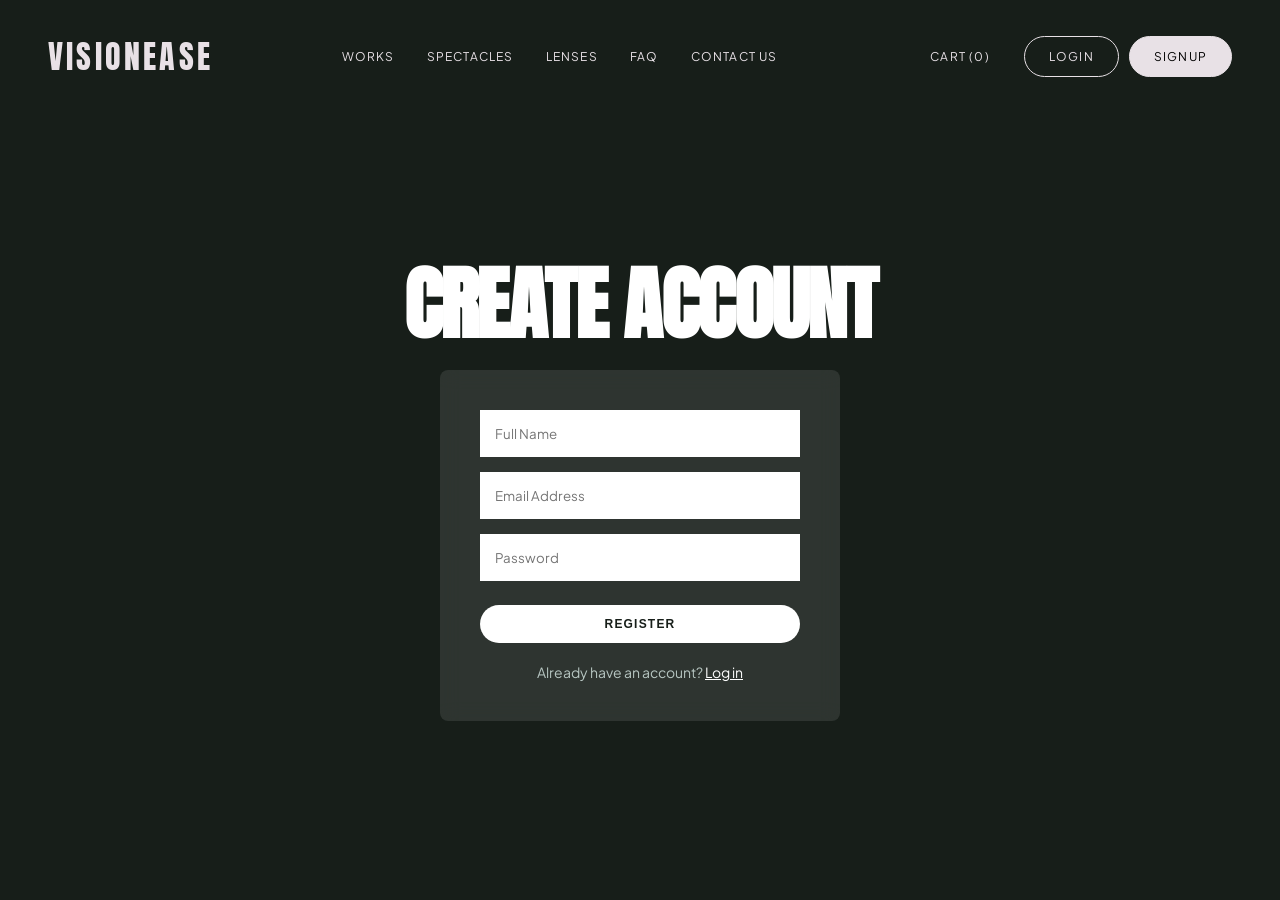
<file: signup.html>
<!DOCTYPE html>
<html lang="en">
<head>
  <meta charset="UTF-8">
  <meta name="viewport" content="width=device-width, initial-scale=1.0">
  <title>Signup | VisionEase</title>
  <link href="https://fonts.googleapis.com/css2?family=Anton&family=Plus+Jakarta+Sans:wght@300;400;600&display=swap" rel="stylesheet">
  <link rel="stylesheet" href="style.css">
</head>
<body>
  <nav class="nav">
    <div class="nav-logo"><a href="index.html">VISIONEASE</a></div>
    <div class="nav-links">
      <a href="index.html">Works</a>
      <a href="spectacles.html">Spectacles</a>
      <a href="lenses.html">Lenses</a>
      <a href="faq.html">FAQ</a>
      <a href="contact.html">Contact Us</a>
    </div>
    <div style="display: flex; gap: 10px; align-items: center;">
      <a href="cart.html" class="nav-btn" style="border:none;">CART (0)</a>
      <a href="login.html" class="nav-btn">LOGIN</a>
      <a href="signup.html" class="nav-btn" style="background:var(--white); color:var(--navy);">SIGNUP</a>
    </div>
  </nav>

  <section class="hero hover-trigger">
    <video autoplay muted loop playsinline class="hero-video">
      <source src="videos copy/signup.mp4" type="video/mp4">
    </video>
    <div class="hero-overlay"></div>
    <div class="hero-content" style="align-items: center; justify-content: center;">
      <h1 class="hero-title reveal" style="font-size: 5rem; margin-top: 10vh;">CREATE ACCOUNT</h1>
      <form id="signupForm" class="reveal" style="width: 100%; max-width: 400px; background: rgba(255,255,255,0.1); backdrop-filter: blur(10px); padding: 40px; border-radius: 8px; margin-top: 32px; text-align: center;">
        <input type="text" id="signupName" placeholder="Full Name" required style="width:100%; padding:15px; margin-bottom:15px; border:none; background:#fff; font-family:inherit;">
        <input type="email" id="signupEmail" placeholder="Email Address" required style="width:100%; padding:15px; margin-bottom:15px; border:none; background:#fff; font-family:inherit;">
        <input type="password" id="signupPassword" placeholder="Password" required style="width:100%; padding:15px; margin-bottom:24px; border:none; background:#fff; font-family:inherit;">
        <button type="submit" class="nav-btn" style="width:100%; background:var(--white); color:var(--navy); font-weight:600; cursor:pointer; border:none;">REGISTER</button>
        <p style="margin-top: 20px; font-size: 14px; color: var(--sage);">Already have an account? <a href="login.html" style="color:var(--white); text-decoration:underline;">Log in</a></p>
      </form>
    </div>
  </section>
  <script src="script.js"></script>
</body>
</html>
</file>
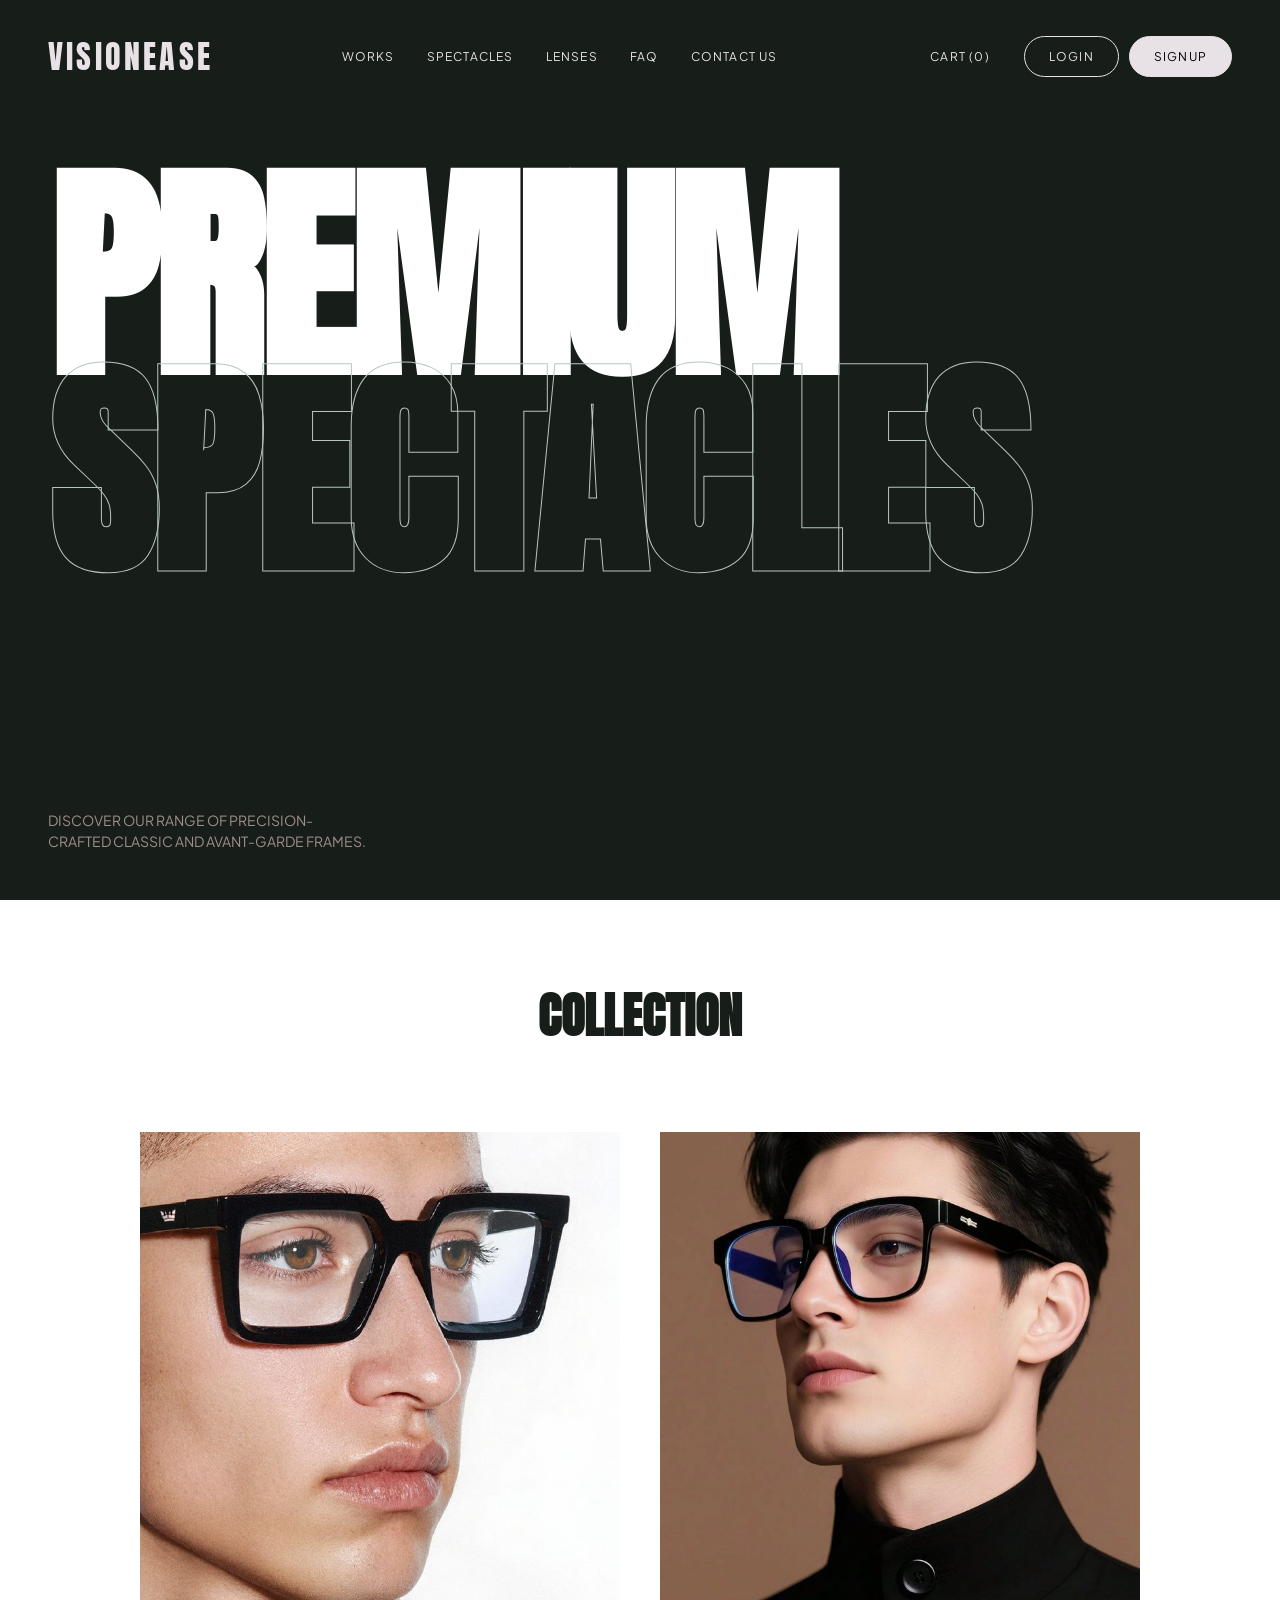
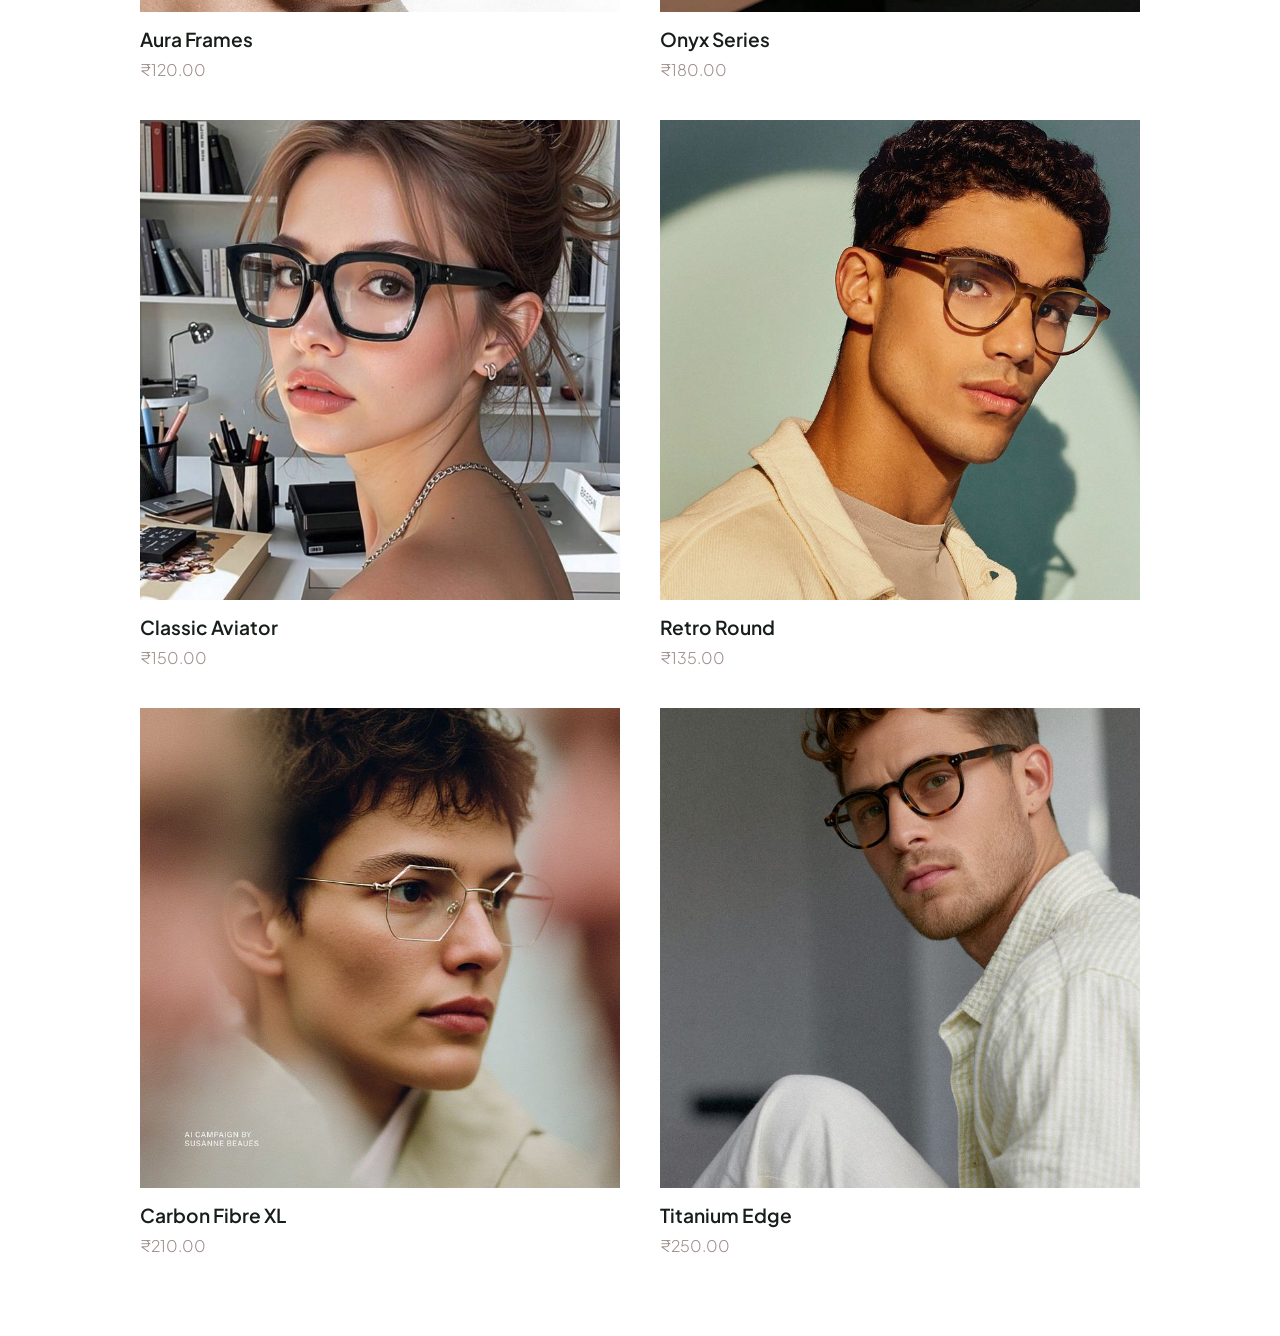
<file: spectacles.html>
<!DOCTYPE html>
<html lang="en">
<head>
  <meta charset="UTF-8">
  <meta name="viewport" content="width=device-width, initial-scale=1.0">
  <title>Spectacles | VisionEase</title>
  <link href="https://fonts.googleapis.com/css2?family=Anton&family=Plus+Jakarta+Sans:wght@300;400;600&display=swap" rel="stylesheet">
  <link rel="stylesheet" href="style.css">
</head>
<body>
  <nav class="nav">
    <div class="nav-logo"><a href="index.html">VISIONEASE</a></div>
    <div class="nav-links">
      <a href="index.html">Works</a>
      <a href="spectacles.html">Spectacles</a>
      <a href="lenses.html">Lenses</a>
      <a href="faq.html">FAQ</a>
      <a href="contact.html">Contact Us</a>
    </div>
    <div style="display: flex; gap: 10px; align-items: center;">
      <a href="cart.html" class="nav-btn" style="border:none;">CART (0)</a>
      <a href="login.html" class="nav-btn">LOGIN</a>
      <a href="signup.html" class="nav-btn" style="background:var(--white); color:var(--navy);">SIGNUP</a>
    </div>
  </nav>

  <section class="hero hover-trigger">
    <video autoplay muted loop playsinline class="hero-video">
      <source src="videos copy/spectacles.mp4" type="video/mp4">
    </video>
    <div class="hero-overlay"></div>
    <div class="hero-content">
      <h1 class="hero-title reveal">
        <span class="block">PREMIUM</span>
        <span class="block text-outline">SPECTACLES</span>
      </h1>
      <div class="hero-bottom reveal">
        <p class="hero-desc">Discover our range of precision-crafted classic and avant-garde frames.</p>
      </div>
    </div>
  </section>

  <section class="portfolio" style="padding: 80px 24px;">
    <h2 class="section-heading reveal" style="font-size: 3rem; text-align: center;">COLLECTION</h2>
    <div class="products-grid">
      
      <div class="grid-item reveal">
        <div class="img-wrapper hover-trigger" style="aspect-ratio: 1/1;">
          <img src="images copy/specs1.jpg" alt="Spectacles">
          <div class="hover-overlay">
            <a href="cart.html" class="view-btn" style="text-decoration: none; font-size: 10px; width: 80px; height: 80px; text-align: center;">ADD TO CART</a>
          </div>
        </div>
        <div class="info" style="margin-top: 15px;">
          <h3 style="font-size: 1.2rem;">Aura Frames</h3>
          <p>₹120.00</p>
        </div>
      </div>

      <div class="grid-item reveal">
        <div class="img-wrapper hover-trigger" style="aspect-ratio: 1/1;">
          <img src="images copy/specs2.jpg" alt="Spectacles">
          <div class="hover-overlay">
            <a href="cart.html" class="view-btn" style="text-decoration: none; font-size: 10px; width: 80px; height: 80px; text-align: center;">ADD TO CART</a>
          </div>
        </div>
        <div class="info" style="margin-top: 15px;">
          <h3 style="font-size: 1.2rem;">Onyx Series</h3>
          <p>₹180.00</p>
        </div>
      </div>

      <div class="grid-item reveal">
        <div class="img-wrapper hover-trigger" style="aspect-ratio: 1/1;">
          <img src="images copy/specs3.jpg" alt="Spectacles">
          <div class="hover-overlay">
            <a href="cart.html" class="view-btn" style="text-decoration: none; font-size: 10px; width: 80px; height: 80px; text-align: center;">ADD TO CART</a>
          </div>
        </div>
        <div class="info" style="margin-top: 15px;">
          <h3 style="font-size: 1.2rem;">Classic Aviator</h3>
          <p>₹150.00</p>
        </div>
      </div>

      <div class="grid-item reveal">
        <div class="img-wrapper hover-trigger" style="aspect-ratio: 1/1;">
          <img src="images copy/specs4.jpg" alt="Spectacles">
          <div class="hover-overlay">
            <a href="cart.html" class="view-btn" style="text-decoration: none; font-size: 10px; width: 80px; height: 80px; text-align: center;">ADD TO CART</a>
          </div>
        </div>
        <div class="info" style="margin-top: 15px;">
          <h3 style="font-size: 1.2rem;">Retro Round</h3>
          <p>₹135.00</p>
        </div>
      </div>

      <div class="grid-item reveal">
        <div class="img-wrapper hover-trigger" style="aspect-ratio: 1/1;">
          <img src="images copy/specs5.jpg" alt="Spectacles">
          <div class="hover-overlay">
            <a href="cart.html" class="view-btn" style="text-decoration: none; font-size: 10px; width: 80px; height: 80px; text-align: center;">ADD TO CART</a>
          </div>
        </div>
        <div class="info" style="margin-top: 15px;">
          <h3 style="font-size: 1.2rem;">Carbon Fibre XL</h3>
          <p>₹210.00</p>
        </div>
      </div>

      <div class="grid-item reveal">
        <div class="img-wrapper hover-trigger" style="aspect-ratio: 1/1;">
          <img src="images copy/specs6.jpg" alt="Spectacles">
          <div class="hover-overlay">
            <a href="cart.html" class="view-btn" style="text-decoration: none; font-size: 10px; width: 80px; height: 80px; text-align: center;">ADD TO CART</a>
          </div>
        </div>
        <div class="info" style="margin-top: 15px;">
          <h3 style="font-size: 1.2rem;">Titanium Edge</h3>
          <p>₹250.00</p>
        </div>
      </div>

    </div>
  </section>

  <script src="script.js"></script>
</body>
</html>
</file>
<file: style.css>
:root {
  --navy: #171e19;
  --sage: #b7c6c2;
  --white: #ffffff;
  --taupe: #9f8d8b;
  --beige: #d7c5b2;
  --cyan: #d5f4f9;
  --soft-blue: #bbe2f5;
  --charcoal: #302b2f;
  
  --font-anton: 'Anton', sans-serif;
  --font-jakarta: 'Plus Jakarta Sans', sans-serif;
  
  --ease: cubic-bezier(0.16, 1, 0.3, 1);
}

* {
  box-sizing: border-box;
  margin: 0;
  padding: 0;
}

html {
  scroll-behavior: smooth;
  cursor: crosshair;
}

body {
  font-family: var(--font-jakarta);
  color: var(--navy);
  background-color: var(--white);
  overflow-x: hidden;
}

a {
  text-decoration: none;
  color: inherit;
  cursor: pointer;
}


.anton { font-family: var(--font-anton); text-transform: uppercase; }
.tracking-tighter { letter-spacing: -0.05em; }
.tracking-widest { letter-spacing: 0.1em; }


.nav {
  position: fixed;
  top: 0;
  left: 0;
  width: 100%;
  padding: 32px 48px;
  display: flex;
  justify-content: space-between;
  align-items: center;
  mix-blend-mode: difference;
  z-index: 100;
  color: #fff;
}
.nav-logo {
  font-family: var(--font-anton);
  font-size: 2rem;
  letter-spacing: 0.1em;
}
.nav-links {
  display: flex;
  gap: 2rem;
  font-size: 12px;
  text-transform: uppercase;
  letter-spacing: 0.1em;
}
.nav-btn {
  font-size: 12px;
  text-transform: uppercase;
  letter-spacing: 0.1em;
  padding: 12px 24px;
  border: 1px solid var(--white);
  border-radius: 999px;
  transition: all 0.5s var(--ease);
}
.nav-btn:hover {
  background: var(--white);
  color: var(--navy);
}


.hero {
  position: relative;
  height: 100vh;
  width: 100vw;
  background-color: var(--navy);
  display: flex;
  flex-direction: column;
  justify-content: center;
  overflow: hidden;
  color: var(--white);
}

.hero-video {
  position: absolute;
  top: 0;
  left: 0;
  width: 100%;
  height: 100%;
  object-fit: cover;
  z-index: 0;
  opacity: 0.5; 
}

.hero-overlay {
  position: absolute;
  inset: 0;
  background: linear-gradient(to bottom, rgba(23,30,25,0.2), rgba(23,30,25,0.8));
  z-index: 1;
}

.hero-content {
  position: relative;
  z-index: 10;
  padding: 0 48px;
  display: flex;
  flex-direction: column;
  height: 100%;
  justify-content: space-between;
}

.hero-title {
  margin-top: 20vh;
  font-family: var(--font-anton);
  font-size: 18vw;
  line-height: 0.85;
  text-transform: uppercase;
  letter-spacing: -0.02em;
}

.text-outline {
  -webkit-text-stroke: 1px var(--sage);
  color: transparent;
}

.hero-bottom {
  display: flex;
  justify-content: space-between;
  align-items: flex-end;
  padding-bottom: 48px;
}

.hero-desc {
  max-width: 320px;
  text-transform: uppercase;
  color: var(--taupe);
  font-size: 14px;
  line-height: 1.5;
}

.bounce-arrow {
  width: 64px;
  height: 64px;
  font-size: 24px;
  border: 1px solid rgba(255,255,255,0.3);
  border-radius: 50%;
  display: flex;
  align-items: center;
  justify-content: center;
  animation: bounce 2s infinite;
}

@keyframes bounce {
  0%, 100% { transform: translateY(0); }
  50% { transform: translateY(-10px); }
}


.orb {
  position: absolute;
  width: 384px;
  height: 384px;
  border-radius: 50%;
  filter: blur(120px);
  opacity: 0.2;
  z-index: 2;
  animation: float 6s ease-in-out infinite;
}
.orb-sage { background: var(--sage); top: 20%; left: 10%; }
.orb-softblue { background: var(--soft-blue); bottom: 10%; right: 10%; animation-delay: 3s; }

@keyframes float {
  0%, 100% { transform: translateY(0); }
  50% { transform: translateY(-20px); }
}


.portfolio {
  background: var(--white);
  padding: 120px 48px;
}
.section-heading {
  font-family: var(--font-anton);
  font-size: 8vw;
  color: var(--navy);
  margin-bottom: 80px;
  text-transform: uppercase;
}

.masonry-grid {
  display: grid;
  grid-template-columns: 1fr 1fr;
  gap: 40px;
}

.mt-4rem { margin-top: 64px; }

.img-wrapper {
  position: relative;
  overflow: hidden;
  width: 100%;
  aspect-ratio: 4/5;
  background: #eee;
}
.img-wrapper img {
  width: 100%;
  height: 100%;
  object-fit: cover;
  transition: transform 0.5s var(--ease);
}
.img-wrapper:hover img {
  transform: scale(1.1);
}
.hover-overlay {
  position: absolute;
  inset: 0;
  background: rgba(23,30,25,0.6);
  opacity: 0;
  transition: opacity 0.5s var(--ease);
  display: flex;
  align-items: center;
  justify-content: center;
}
.img-wrapper:hover .hover-overlay {
  opacity: 1;
}
.view-btn {
  width: 96px;
  height: 96px;
  background: var(--white);
  color: var(--navy);
  border-radius: 50%;
  display: flex;
  align-items: center;
  justify-content: center;
  font-family: var(--font-anton);
  font-size: 14px;
  letter-spacing: 0.1em;
}
.grid-item .info {
  margin-top: 24px;
}
.grid-item h3 {
  font-size: 24px;
  font-weight: 600;
  margin-bottom: 8px;
}
.grid-item p {
  color: var(--taupe);
  font-weight: 300;
}


.featured {
  background: var(--navy);
  color: var(--white);
  padding: 160px 48px;
  display: grid;
  grid-template-columns: 1fr 1fr;
  gap: 80px;
  align-items: center;
}
.feat-left {
  position: relative;
}
.cyan-square {
  position: absolute;
  top: -48px;
  left: -48px;
  width: 80%;
  height: 100%;
  background: var(--cyan);
  opacity: 0.2;
  z-index: 0;
}
.feat-left img {
  position: relative;
  z-index: 1;
  width: 100%;
  height: auto;
  filter: grayscale(100%);
}

.feat-label {
  font-family: var(--font-anton);
  color: var(--sage);
  font-size: 1.5rem;
  letter-spacing: 0.05em;
  display: block;
  margin-bottom: 24px;
}
.feat-title {
  font-family: var(--font-anton);
  font-size: 5vw;
  line-height: 1;
  margin-bottom: 40px;
}
.feat-text {
  color: var(--taupe);
  font-size: 1.25rem;
  line-height: 1.6;
  font-weight: 300;
  margin-bottom: 48px;
  max-width: 500px;
}
.arrow-link {
  display: inline-flex;
  align-items: center;
  gap: 16px;
  font-family: var(--font-anton);
  font-size: 1.25rem;
  transition: all 0.3s var(--ease);
}
.arrow-link:hover svg {
  transform: translateX(8px);
}


.capabilities {
  background: #fafafa;
  padding: 160px 48px;
}
.cap-grid {
  display: grid;
  grid-template-columns: repeat(12, 1fr);
  gap: 24px;
}
.cap-left {
  grid-column: span 4;
}
.cap-label {
  color: var(--taupe);
  font-size: 14px;
  text-transform: uppercase;
  letter-spacing: 0.1em;
  margin-bottom: 40px;
  display: block;
}
.cap-list {
  list-style: none;
}
.cap-list li {
  font-size: 1.5rem;
  font-weight: 400;
  margin-bottom: 24px;
  display: flex;
  align-items: center;
  gap: 24px;
}
.cap-list li::before {
  content: '';
  display: block;
  width: 40px;
  height: 1px;
  background: var(--navy);
  transition: width 0.3s var(--ease);
}
.cap-list li:hover::before {
  width: 64px;
}

.cap-right {
  grid-column: 5 / -1;
}
.cap-title {
  font-size: 4vw;
  font-weight: 300;
  line-height: 1.2;
}
.cap-title i {
  color: var(--taupe);
  font-family: serif; 
  font-style: italic;
}


.testimonial {
  background: var(--charcoal);
  color: var(--white);
  padding: 160px 48px;
  position: relative;
  text-align: center;
  overflow: hidden;
}
.bg-quote {
  position: absolute;
  top: 50%;
  left: 50%;
  transform: translate(-50%, -50%);
  font-family: serif;
  font-size: 30rem;
  color: var(--navy);
  opacity: 0.3;
  line-height: 1;
  pointer-events: none;
}
.testimo-content {
  position: relative;
  z-index: 10;
  max-width: 1000px;
  margin: 0 auto;
}
.testimo-quote {
  font-family: var(--font-anton);
  font-size: 4vw;
  line-height: 1.1;
  margin-bottom: 64px;
}
.testimo-bio {
  display: inline-flex;
  align-items: center;
  gap: 24px;
}
.avatar {
  width: 64px;
  height: 64px;
  border-radius: 50%;
  object-fit: cover;
}
.testimo-name {
  font-family: var(--font-anton);
  font-size: 1.5rem;
  color: var(--sage);
}


.footer {
  background: var(--navy);
  color: var(--white);
  padding: 160px 48px 48px;
  display: flex;
  flex-direction: column;
}
.footer-top {
  margin-bottom: 120px;
}
.foot-title {
  font-family: var(--font-anton);
  font-size: 12vw;
  line-height: 0.8;
  margin-bottom: 40px;
}
.foot-email {
  font-family: var(--font-jakarta);
  color: var(--sage);
  font-size: 3vw;
  text-decoration: underline;
  text-underline-offset: 8px;
  transition: opacity 0.3s;
}
.foot-email:hover {
  opacity: 0.8;
}

.footer-bottom {
  border-top: 1px solid rgba(255,255,255,0.1);
  padding-top: 40px;
  display: flex;
  justify-content: space-between;
  font-size: 12px;
  text-transform: uppercase;
  letter-spacing: 0.1em;
  color: var(--taupe);
}
.legal-links {
  display: flex;
  gap: 32px;
}


.reveal {
  opacity: 0;
  transform: translateY(10px);
  transition: opacity 1000ms var(--ease), transform 1000ms var(--ease);
}
.reveal.in-view {
  opacity: 1;
  transform: translateY(0);
}


/* Native hand cursor on all interactive elements */
a, button, [role="button"], .view-btn, .ed-shop-btn,
.er-featured-wrap, .ed-right-lens, .chat-open-btn,
.chat-close-btn, .chat-clear-btn, .chat-send-btn {
  cursor: pointer;
}

@media (max-width: 768px) {
  .hero-title { font-size: 24vw; }
  .hero-bottom { flex-direction: column; align-items: flex-start; gap: 24px; }
  .masonry-grid { grid-template-columns: 1fr; }
  .mt-4rem { margin-top: 0; }
  .featured { grid-template-columns: 1fr; gap: 40px; }
  .cap-grid { grid-template-columns: 1fr; }
  .cap-left, .cap-right { grid-column: 1 / -1; }
  .foot-title { font-size: 16vw; }
  .products-grid { grid-template-columns: 1fr; gap: 20px; }
  .nav {
    flex-direction: column;
    padding: 16px;
    gap: 16px;
    mix-blend-mode: normal;
    background: rgba(23, 30, 25, 0.95);
  }
  .nav-links {
    flex-wrap: wrap;
    justify-content: center;
    gap: 12px;
  }
  .nav > div:last-child {
    flex-wrap: wrap;
    justify-content: center;
  }
}

.products-grid {
  display: grid;
  grid-template-columns: repeat(auto-fit, minmax(400px, 1fr));
  gap: 40px;
  max-width: 1000px;
  margin: 0 auto;
}



.editorial-showcase {
  background: #f7f5f2;
  position: relative;
  overflow: hidden;
}
.editorial-top {
  display: grid;
  grid-template-columns: 1fr 1.15fr 0.85fr;
  min-height: 88vh;
}
.ed-left {
  background: #fff;
  display: flex;
  flex-direction: column;
  justify-content: flex-end;
  padding: 60px 48px;
  position: relative;
  z-index: 2;
  
}
.ed-eyebrow {
  font-family: var(--font-jakarta);
  font-size: 10px;
  letter-spacing: 0.25em;
  text-transform: uppercase;
  color: var(--taupe);
  margin-bottom: 20px;
  display: flex;
  align-items: center;
  gap: 10px;
}
.ed-eyebrow::before {
  content: '';
  display: block;
  width: 30px;
  height: 1px;
  background: var(--taupe);
}
.ed-title {
  font-family: var(--font-anton);
  font-size: clamp(2.8rem, 5vw, 6rem);
  line-height: 0.9;
  text-transform: uppercase;
  color: var(--navy);
  margin-bottom: 32px;
}
.ed-title .red { color: #b91c1c; }
.ed-shop-btn {
  display: inline-flex;
  align-items: center;
  gap: 16px;
  border: 1px solid var(--navy);
  padding: 14px 28px;
  font-family: var(--font-jakarta);
  font-size: 12px;
  letter-spacing: 0.15em;
  text-transform: uppercase;
  color: var(--navy);
  background: transparent;
  transition: background 0.35s ease, color 0.35s ease, gap 0.35s ease;
  align-self: flex-start;
}
.ed-shop-btn:hover { background: var(--navy); color: #fff; gap: 24px; }
.ed-shop-btn svg { transition: transform 0.35s ease; }
.ed-shop-btn:hover svg { transform: translateX(4px); }

.ed-center {
  position: relative;
  overflow: hidden;
  background: var(--navy);
}
.ed-center img {
  width: 100%;
  height: 100%;
  object-fit: cover;
  object-position: center top;
  opacity: 0.85;
  transition: transform 0.9s cubic-bezier(0.16,1,0.3,1), opacity 0.6s ease;
}
.ed-center:hover img { transform: scale(1.04); opacity: 1; }
.ed-center-label {
  position: absolute;
  top: 32px;
  left: 32px;
  background: rgba(255,255,255,0.12);
  backdrop-filter: blur(10px);
  border: 1px solid rgba(255,255,255,0.15);
  color: #fff;
  font-family: var(--font-jakarta);
  font-size: 10px;
  letter-spacing: 0.2em;
  text-transform: uppercase;
  padding: 8px 16px;
  border-radius: 999px;
}
.ed-center-cta {
  position: absolute;
  bottom: 36px;
  left: 50%;
  transform: translateX(-50%);
  background: #fff;
  color: var(--navy);
  font-family: var(--font-anton);
  font-size: 13px;
  letter-spacing: 0.1em;
  padding: 14px 36px;
  border-radius: 999px;
  white-space: nowrap;
  transition: background 0.3s, color 0.3s, transform 0.3s;
}
.ed-center-cta:hover { background: var(--soft-blue); transform: translateX(-50%) translateY(-3px); }

.ed-right { display: flex; flex-direction: column; }
.ed-right-top { background: var(--navy); color: #fff; padding: 40px 32px; flex: 0 0 auto; }
.er-tag {
  font-size: 9px;
  letter-spacing: 0.2em;
  text-transform: uppercase;
  color: var(--sage);
  margin-bottom: 12px;
}
.er-featured-wrap { display: flex; align-items: center; gap: 14px; cursor: pointer; transition: opacity 0.3s; }
.er-featured-wrap:hover { opacity: 0.8; }
.er-featured-img { width: 56px; height: 56px; object-fit: cover; border-radius: 8px; flex-shrink: 0; }
.er-featured-title { font-family: var(--font-jakarta); font-size: 13px; font-weight: 600; line-height: 1.4; }
.er-arrow { display: block; margin-top: 8px; color: var(--sage); font-size: 18px; }

.ed-right-bottom {
  background: #1f1f2e;
  color: #fff;
  padding: 40px 32px;
  flex: 1;
  display: flex;
  flex-direction: column;
  justify-content: center;
}
.ed-stat-big {
  font-family: var(--font-anton);
  font-size: clamp(3rem, 4.5vw, 5.5rem);
  line-height: 1;
  letter-spacing: -0.02em;
  margin-bottom: 10px;
}
.ed-stat-meta { display: flex; align-items: center; gap: 20px; margin-bottom: 20px; }
.ed-stat-meta-item { display: flex; align-items: center; gap: 6px; font-size: 11px; color: rgba(255,255,255,0.5); letter-spacing: 0.05em; }
.ed-stars { display: flex; gap: 3px; }
.ed-star {
  width: 12px; height: 12px;
  background: #f59e0b;
  clip-path: polygon(50% 0%,61% 35%,98% 35%,68% 57%,79% 91%,50% 70%,21% 91%,32% 57%,2% 35%,39% 35%);
}
.ed-more-link {
  display: inline-flex;
  align-items: center;
  gap: 8px;
  font-size: 11px;
  letter-spacing: 0.15em;
  text-transform: uppercase;
  color: var(--sage);
  border-bottom: 1px solid rgba(183,198,194,0.3);
  padding-bottom: 3px;
  align-self: flex-start;
  transition: gap 0.3s, border-color 0.3s;
}
.ed-more-link:hover { gap: 14px; border-color: var(--sage); }

.ed-right-lens {
  background: #b91c1c;
  color: #fff;
  padding: 32px;
  display: flex;
  align-items: center;
  gap: 16px;
  cursor: pointer;
  transition: background 0.3s;
  flex-shrink: 0;
}
.ed-right-lens:hover { background: #991b1b; }
.ed-right-lens img { width: 64px; height: 64px; object-fit: cover; border-radius: 8px; flex-shrink: 0; opacity: 0.9; }
.ed-right-lens-title { font-family: var(--font-anton); font-size: 1.2rem; letter-spacing: 0.05em; }
.ed-right-lens-sub { font-size: 10px; letter-spacing: 0.15em; text-transform: uppercase; color: rgba(255,255,255,0.6); margin-top: 4px; }
.ed-lens-arrow {
  margin-left: auto;
  width: 36px; height: 36px;
  border-radius: 50%;
  background: rgba(255,255,255,0.15);
  display: flex; align-items: center; justify-content: center;
  font-size: 16px;
  transition: background 0.3s;
}
.ed-right-lens:hover .ed-lens-arrow { background: rgba(255,255,255,0.3); }


.ed-ticker {
  background: var(--navy);
  padding: 28px 0;
  overflow: hidden;
  border-top: 1px solid rgba(255,255,255,0.06);
}
.ed-ticker-track {
  display: flex;
  gap: 0;
  width: max-content;
  animation: edTickerScroll 28s linear infinite;
}
.ed-ticker-track:hover { animation-play-state: paused; }
@keyframes edTickerScroll {
  from { transform: translateX(0); }
  to   { transform: translateX(-50%); }
}
.ed-ticker-item {
  display: flex;
  align-items: center;
  gap: 14px;
  padding: 0 28px;
  border-right: 1px solid rgba(255,255,255,0.07);
  flex-shrink: 0;
}
.ed-ticker-img {
  width: 62px; height: 62px;
  border-radius: 12px;
  object-fit: cover;
  transition: transform 0.4s ease, filter 0.4s ease;
  filter: grayscale(25%) brightness(0.9);
}
.ed-ticker-item:hover .ed-ticker-img { transform: scale(1.18) rotate(-4deg); filter: grayscale(0%) brightness(1); }
.ed-ticker-name { font-family: var(--font-anton); font-size: 12px; letter-spacing: 0.1em; color: #fff; white-space: nowrap; }
.ed-ticker-cat { font-size: 9px; letter-spacing: 0.18em; text-transform: uppercase; color: var(--sage); margin-top: 3px; }


@media (max-width: 900px) {
  .editorial-top { grid-template-columns: 1fr; min-height: auto; }
  .ed-center { min-height: 55vw; }
  .ed-left { padding: 40px 24px; }
  .ed-right { flex-direction: row; flex-wrap: wrap; }
  .ed-right-top, .ed-right-bottom, .ed-right-lens { flex: 1 1 50%; }
}

/* ─── CHATBOT OPEN BUTTON ─────────────────────────────────────── */
.chat-open-btn {
  background: transparent;
  border: 1px solid rgba(255,255,255,0.35);
  cursor: pointer;
  color: inherit;
  font-size: 22px;
  transition: background 0.3s ease, transform 0.3s ease, box-shadow 0.3s ease;
}
.chat-open-btn:hover {
  background: rgba(255,255,255,0.12);
  transform: scale(1.1);
  box-shadow: 0 0 24px rgba(183,198,194,0.35);
}

/* ─── CHAT OVERLAY ─────────────────────────────────────────────── */
.chat-overlay {
  position: fixed;
  inset: 0;
  z-index: 10000;
  pointer-events: none;
  display: flex;
  align-items: flex-end;
  justify-content: flex-end;
  padding: 32px;
}
.chat-overlay.open {
  pointer-events: all;
}

/* ─── CHAT PANEL ───────────────────────────────────────────────── */
.chat-panel {
  width: 380px;
  max-height: 600px;
  display: flex;
  flex-direction: column;
  background: rgba(20, 25, 22, 0.88);
  backdrop-filter: blur(24px);
  -webkit-backdrop-filter: blur(24px);
  border: 1px solid rgba(183,198,194,0.18);
  border-radius: 20px;
  box-shadow: 0 32px 80px rgba(0,0,0,0.55), 0 0 0 1px rgba(255,255,255,0.04);
  overflow: hidden;
  transform: translateY(24px) scale(0.96);
  opacity: 0;
  transition: transform 0.45s cubic-bezier(0.16,1,0.3,1), opacity 0.35s ease;
  pointer-events: none;
}
.chat-overlay.open .chat-panel {
  transform: translateY(0) scale(1);
  opacity: 1;
  pointer-events: all;
}

/* ─── CHAT HEADER ──────────────────────────────────────────────── */
.chat-header {
  display: flex;
  align-items: center;
  justify-content: space-between;
  padding: 18px 20px;
  background: linear-gradient(135deg, rgba(183,198,194,0.12), rgba(185,207,250,0.08));
  border-bottom: 1px solid rgba(255,255,255,0.08);
  flex-shrink: 0;
}
.chat-header-info {
  display: flex;
  align-items: center;
  gap: 12px;
}
.chat-avatar {
  width: 40px;
  height: 40px;
  background: linear-gradient(135deg, var(--sage), var(--soft-blue));
  border-radius: 50%;
  display: flex;
  align-items: center;
  justify-content: center;
  font-size: 18px;
  flex-shrink: 0;
}
.chat-title {
  font-family: var(--font-anton);
  font-size: 1rem;
  letter-spacing: 0.08em;
  color: #fff;
}
.chat-status {
  display: flex;
  align-items: center;
  gap: 6px;
  font-size: 10px;
  letter-spacing: 0.08em;
  color: var(--sage);
  text-transform: uppercase;
  margin-top: 2px;
}
.status-dot {
  width: 6px;
  height: 6px;
  background: #4ade80;
  border-radius: 50%;
  animation: pulse-dot 2s infinite;
}
@keyframes pulse-dot {
  0%, 100% { opacity: 1; transform: scale(1); }
  50% { opacity: 0.5; transform: scale(0.8); }
}
.chat-header-actions {
  display: flex;
  gap: 8px;
  align-items: center;
}
.chat-close-btn,
.chat-clear-btn {
  background: transparent;
  border: none;
  color: rgba(255,255,255,0.5);
  cursor: pointer;
  font-size: 14px;
  width: 28px;
  height: 28px;
  border-radius: 50%;
  display: flex;
  align-items: center;
  justify-content: center;
  transition: background 0.2s, color 0.2s;
}
.chat-close-btn:hover { background: rgba(255,80,80,0.2); color: #ff6b6b; }
.chat-clear-btn:hover { background: rgba(255,255,255,0.1); color: #fff; }

/* ─── CHAT MESSAGES ────────────────────────────────────────────── */
.chat-messages {
  flex: 1;
  overflow-y: auto;
  padding: 20px 16px;
  display: flex;
  flex-direction: column;
  gap: 12px;
  scroll-behavior: smooth;
}
.chat-messages::-webkit-scrollbar { width: 4px; }
.chat-messages::-webkit-scrollbar-track { background: transparent; }
.chat-messages::-webkit-scrollbar-thumb { background: rgba(183,198,194,0.3); border-radius: 2px; }

/* ─── WELCOME ──────────────────────────────────────────────────── */
.chat-welcome {
  text-align: center;
  padding: 24px 12px;
  color: rgba(255,255,255,0.55);
  font-size: 13px;
  line-height: 1.6;
}
.chat-welcome-icon { font-size: 28px; margin-bottom: 10px; }

/* ─── MESSAGE BUBBLES ──────────────────────────────────────────── */
.chat-msg {
  display: flex;
  flex-direction: column;
  max-width: 82%;
  animation: msg-in 0.3s cubic-bezier(0.16,1,0.3,1) both;
}
@keyframes msg-in {
  from { opacity: 0; transform: translateY(8px); }
  to   { opacity: 1; transform: translateY(0); }
}
.chat-msg.user { align-self: flex-end; align-items: flex-end; }
.chat-msg.bot  { align-self: flex-start; align-items: flex-start; }

.chat-bubble {
  padding: 10px 14px;
  border-radius: 16px;
  font-size: 13px;
  line-height: 1.55;
  word-break: break-word;
}
.chat-msg.user .chat-bubble {
  background: linear-gradient(135deg, var(--sage), var(--soft-blue));
  color: var(--navy);
  border-bottom-right-radius: 4px;
  font-weight: 600;
}
.chat-msg.bot .chat-bubble {
  background: rgba(255,255,255,0.07);
  color: rgba(255,255,255,0.88);
  border: 1px solid rgba(255,255,255,0.08);
  border-bottom-left-radius: 4px;
}
.chat-time {
  font-size: 9px;
  color: rgba(255,255,255,0.28);
  letter-spacing: 0.05em;
  margin-top: 4px;
  padding: 0 4px;
}

/* ─── TYPING INDICATOR ─────────────────────────────────────────── */
.chat-typing {
  padding: 8px 20px 0;
  display: flex;
  align-items: center;
  gap: 4px;
  flex-shrink: 0;
}
.chat-typing span {
  width: 6px;
  height: 6px;
  background: var(--sage);
  border-radius: 50%;
  animation: typing-bounce 1.2s infinite;
}
.chat-typing span:nth-child(2) { animation-delay: 0.2s; }
.chat-typing span:nth-child(3) { animation-delay: 0.4s; }
@keyframes typing-bounce {
  0%, 80%, 100% { transform: translateY(0); opacity: 0.4; }
  40% { transform: translateY(-6px); opacity: 1; }
}

/* ─── CHAT INPUT ───────────────────────────────────────────────── */
.chat-input-form {
  display: flex;
  align-items: center;
  gap: 8px;
  padding: 14px 16px;
  border-top: 1px solid rgba(255,255,255,0.07);
  background: rgba(0,0,0,0.2);
  flex-shrink: 0;
}
.chat-input {
  flex: 1;
  background: rgba(255,255,255,0.06);
  border: 1px solid rgba(255,255,255,0.1);
  border-radius: 12px;
  padding: 10px 14px;
  font-family: var(--font-jakarta);
  font-size: 13px;
  color: #fff;
  outline: none;
  transition: border-color 0.25s, background 0.25s;
}
.chat-input::placeholder { color: rgba(255,255,255,0.3); }
.chat-input:focus {
  border-color: var(--sage);
  background: rgba(255,255,255,0.09);
}
.chat-send-btn {
  width: 38px;
  height: 38px;
  background: linear-gradient(135deg, var(--sage), var(--soft-blue));
  border: none;
  border-radius: 10px;
  cursor: pointer;
  color: var(--navy);
  display: flex;
  align-items: center;
  justify-content: center;
  flex-shrink: 0;
  transition: transform 0.2s, opacity 0.2s;
}
.chat-send-btn:hover { transform: scale(1.08); }
.chat-send-btn:disabled { opacity: 0.45; cursor: not-allowed; transform: none; }

/* ─── MOBILE ───────────────────────────────────────────────────── */
@media (max-width: 480px) {
  .chat-overlay { padding: 0; align-items: flex-end; justify-content: center; }
  .chat-panel { width: 100%; max-height: 92vh; border-radius: 20px 20px 0 0; }
}
</file>
